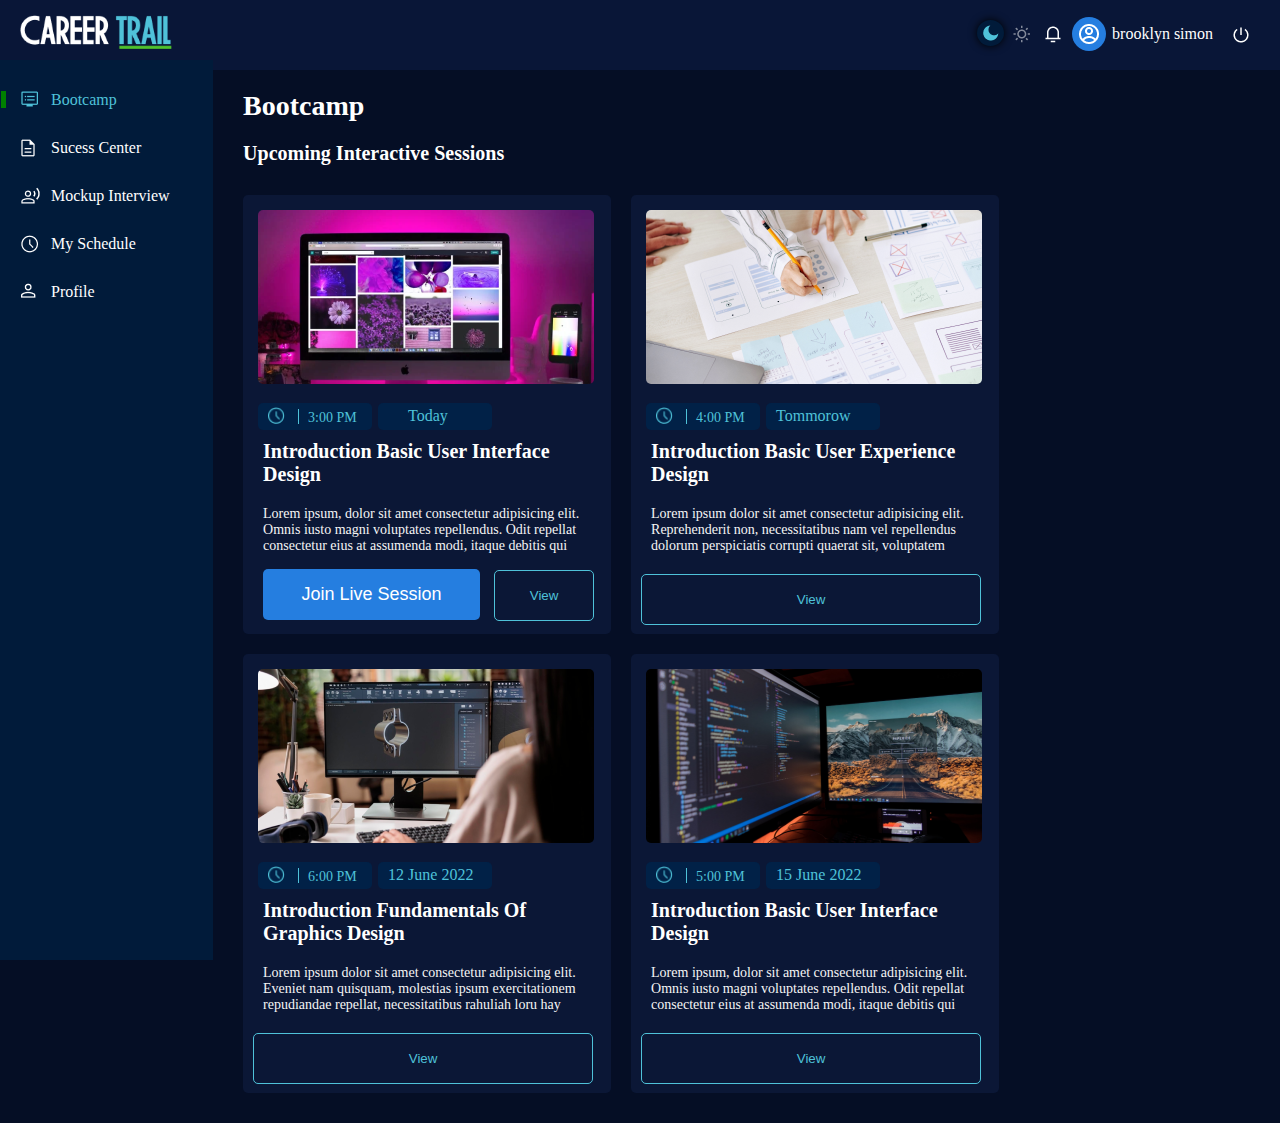
<file: bootcamp/index.html>
<!DOCTYPE html>
<html>

<head>
  <meta charset="utf-8" />
  <meta name="viewport" content="initial-scale=1, width=device-width" />

  <link rel="stylesheet" href="style.css" />
  <title>carrertrail - Bootcamp</title>
</head>

<body>
  <nav>
    <img src="carrertrail.png" width="152px" class="head">
    <div class="left-nav">
      <img src="light.png" class="light">
      <img src="dark.png" class="dark">
      <img src="notify.png" class="notification">
      <img src="acc.png" class="acc">
      <a href="">brooklyn simon</a>
      <img src="shutdown.png" class="exit">
    </div>
  </nav>


  <div class="container">
    <div class="left">
      <ul>
        <li><a class="active" href="#"><img src="bootcamp icon.png"><span>Bootcamp</span></a></li>
        <li><a href="/carrer trail/succescenter"><img src="succes icon.png" alt=""><span>Sucess Center</span></a></li>
        <li><a href="/carrer trail/mockupInterview"><img src="mockup icon.png" alt=""><span>Mockup Interview</span></a></li>
        <li><a href="/carrer trail/my Schedule"><img src="myschedule icon.png" alt=""><span>My Schedule</span></a></li>
        <li><a href="/carrer trail/profilepage"><img src="profile icon.png"><span>Profile</span></a></li>
      </ul>
    </div>

    <div class="right">
      <h1>Bootcamp</h1>
      <h2>Upcoming Interactive Sessions</h2>
      <div class="box-container">
        <div class="box1">
          <img class="h1" src="img1.png" alt="">
          <div class="time1">
            <img src="watch.png">
            <div class="line"></div>
            <p>3:00 PM</p>
          </div>
          <div class="today">
            <p>Today</p>
          </div>
          <div class="footer1">
            <h1>Introduction Basic User Interface Design</h1>
            <p>Lorem ipsum, dolor sit amet consectetur adipisicing elit. Omnis iusto magni voluptates repellendus. Odit repellat consectetur eius at assumenda modi, itaque debitis qui </p>
            <button class="join">Join Live Session</button>
            <a href="/carrer trail/coursedetail"><button class="view">View</button></a>
          </div>
        </div>
        <div class="box2">
           <img class="h2" src="img2.png" alt="">
           <div class="time2">
            <img src="watch.png">
            <div class="line2"></div>
            <p>4:00 PM</p>
           </div>
           <div class="tomorrow">
            <p>Tommorow</p>
           </div>
           <div class="footer2">
            <h1>Introduction Basic User Experience Design</h1>
            <p>Lorem ipsum dolor sit amet consectetur adipisicing elit. Reprehenderit non, necessitatibus nam vel repellendus dolorum perspiciatis corrupti quaerat sit, voluptatem</p>
            <button class="view">View</button>
           </div>
        </div>
        <div class="box3">
          <img class="h3" src="img3.png" alt="">
          <div class="time3">
            <img src="watch.png">
            <div class="line3"></div>
            <p>6:00 PM</p>
          </div>
          <div class="date1">
            <p>12 June 2022</p>
          </div>
          <div class="footer3">
            <h1>Introduction Fundamentals Of Graphics Design</h1>
            <p>Lorem ipsum dolor sit amet consectetur adipisicing elit. Eveniet nam quisquam, molestias ipsum exercitationem repudiandae repellat, necessitatibus rahuliah loru hay</p>
            <button class="view">View</button>
          </div>
        </div>
        <div class="box4">
          <img class="h4" src="img4.png" alt="">
          <div class="time4">
            <img src="watch.png">
            <div class="line4"></div>
            <p>5:00 PM</p>
          </div>
          <div class="date2">
            <p>15 June 2022</p>
          </div>
          <div class="footer4">
            <h1>Introduction Basic User Interface Design</h1>
            <p>Lorem ipsum, dolor sit amet consectetur adipisicing elit. Omnis iusto magni voluptates repellendus. Odit repellat consectetur eius at assumenda modi, itaque debitis qui </p>
            <button class="view">View</button>
        </div>
        
      </div>
    </div>
</body>

</html>
</file>
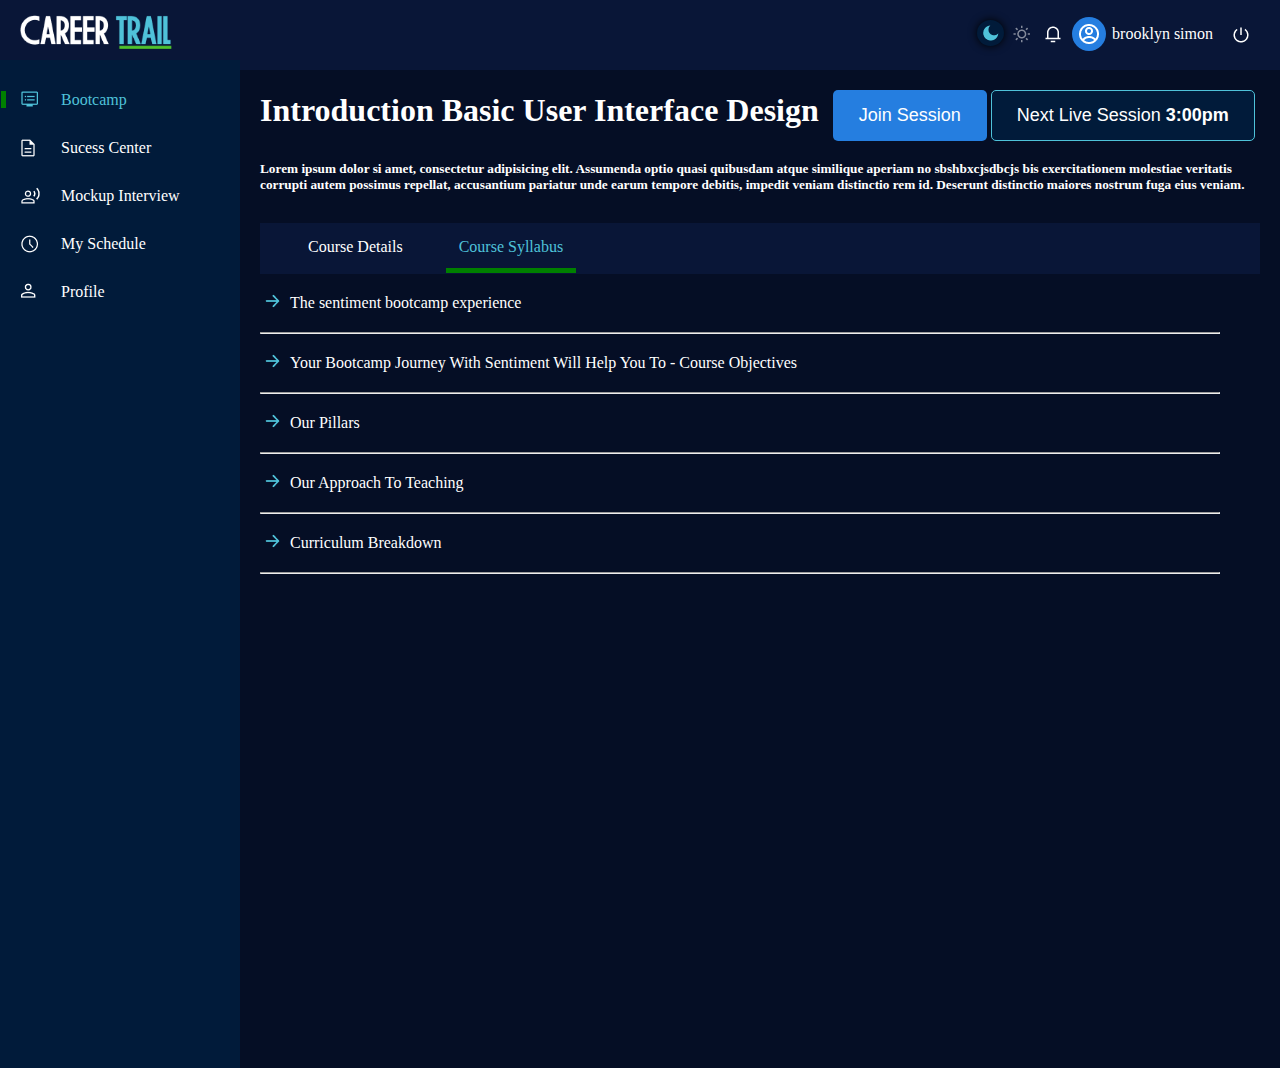
<file: course salybus/index.html>
<!DOCTYPE html>
<html lang="en">

<head>
    <meta charset="UTF-8">
    <meta name="viewport" content="width=device-width, initial-scale=1.0">
    <link rel="stylesheet" href="style.css">
    <title>carrer trail-course sallybus</title>
</head>

<body>
    <nav>
        <img src="carrertrail.png" width="152px" class="head">
        <div class="left-nav">
            <img src="light.png" class="light">
            <img src="dark.png" class="dark">
            <img src="notify.png" class="notification">
            <img src="acc.png" class="acc">
            <a href="">brooklyn simon</a>
            <img src="shutdown.png" class="exit">
        </div>
    </nav>


    <div class="container">
        <div class="left">
            <ul>
                <li><a class="active" href="#"><img src="bootcamp icon.png"><span>Bootcamp</span></a></li>
                <li><a href="/carrer trail/succescenter"><img src="succes icon.png" alt=""><span>Sucess
                            Center</span></a></li>
                <li><a href="/carrer trail/mockupInterview"><img src="mockup icon.png" alt=""><span>Mockup
                            Interview</span></a></li>
                <li><a href="/carrer trail/my Schedule"><img src="myschedule icon.png" alt=""><span>My
                            Schedule</span></a></li>
                <li><a href="/carrer trail/profilepage"><img src="profile icon.png"><span>Profile</span></a></li>
            </ul>
        </div>


        <div class="right">


            <h1>Introduction Basic User Interface Design</h1>
            <button class="join">Join Session</button>
            <button class="next">Next Live Session <b> 3:00pm</b></button>
            <h5>Lorem ipsum dolor si amet, consectetur adipisicing elit. Assumenda optio quasi quibusdam atque
                similique aperiam no sbshbxcjsdbcjs bis exercitationem molestiae veritatis corrupti autem possimus
                repellat,
                accusantium pariatur unde earum tempore debitis, impedit veniam distinctio rem id. Deserunt
                distinctio maiores nostrum fuga eius veniam.</h5>
            <div class="centerbar">
                <ul>
                    <li><a href="/carrer trail/coursedetail">Course Details</a></li>
                    <li><a class="active" href="#">Course Syllabus</a></li>
                </ul>
            </div>

            <details>
                <summary><span>The sentiment bootcamp experience</span></summary>
                <div class="detail-box">Lorem, ipsum dolor sit amet consectetur adipisicing elit. Natus nihil, tempore
                    vero enim dicta laborcdnsncjkwsncd iosam delectus magni veniam est! Deleniti pariatur accusamus
                    placeat magnam quae?</div>
            </details>
            <hr>
            <details>
                <summary><span>Your Bootcamp Journey With Sentiment Will Help You To - Course Objectives</span></summary>
                <div class="detail-box">Lorem, ipsum dolor sit amet consectetur adipisicing elit. Natus nihil, tempore
                    vero enim dicta laborisklwjdlwejd osam delectus magni veniam est! Deleniti pariatur accusamus
                    placeat magnam quae?</div>
            </details>
            <hr>
            <details>
                <summary><span>Our Pillars</span></summary>
                <div class="detail-box">Lorem, ipsum dolor sit amet consectetur adipisicing elit. Natus nihil, tempore
                    vero enim dicta laboriosedcmwlemdcld am delectus magni veniam est! Deleniti pariatur accusamus
                    placeat magnam quae?</div>
            </details>
            <hr>
            <details>
                <summary><span>Our Approach To Teaching</span></summary>
                <div class="detail-box">Lorem, ipsum dolor sit amet consectetur adipisicing elit. Natus nihil, tempore
                    vero enim dicta laboriosam desnxlaksnxlasnx lectus magni veniam est! Deleniti pariatur accusamus
                    placeat magnam quae?</div>
            </details>
            <hr>
            <details>
                <summary><span>Curriculum Breakdown</span></summary>
                <div class="detail-box">Lorem, ipsum dolor sit amet consectetur adipisicing elit. Natus nihil, tempore
                    vero enim dicta laboriosam delecaxsnasnxax tus magni veniam est! Deleniti pariatur accusamus placeat
                    magnam quae?</div>
            </details>
            <hr>
        </div>


    </div>
</body>

</html>
</file>
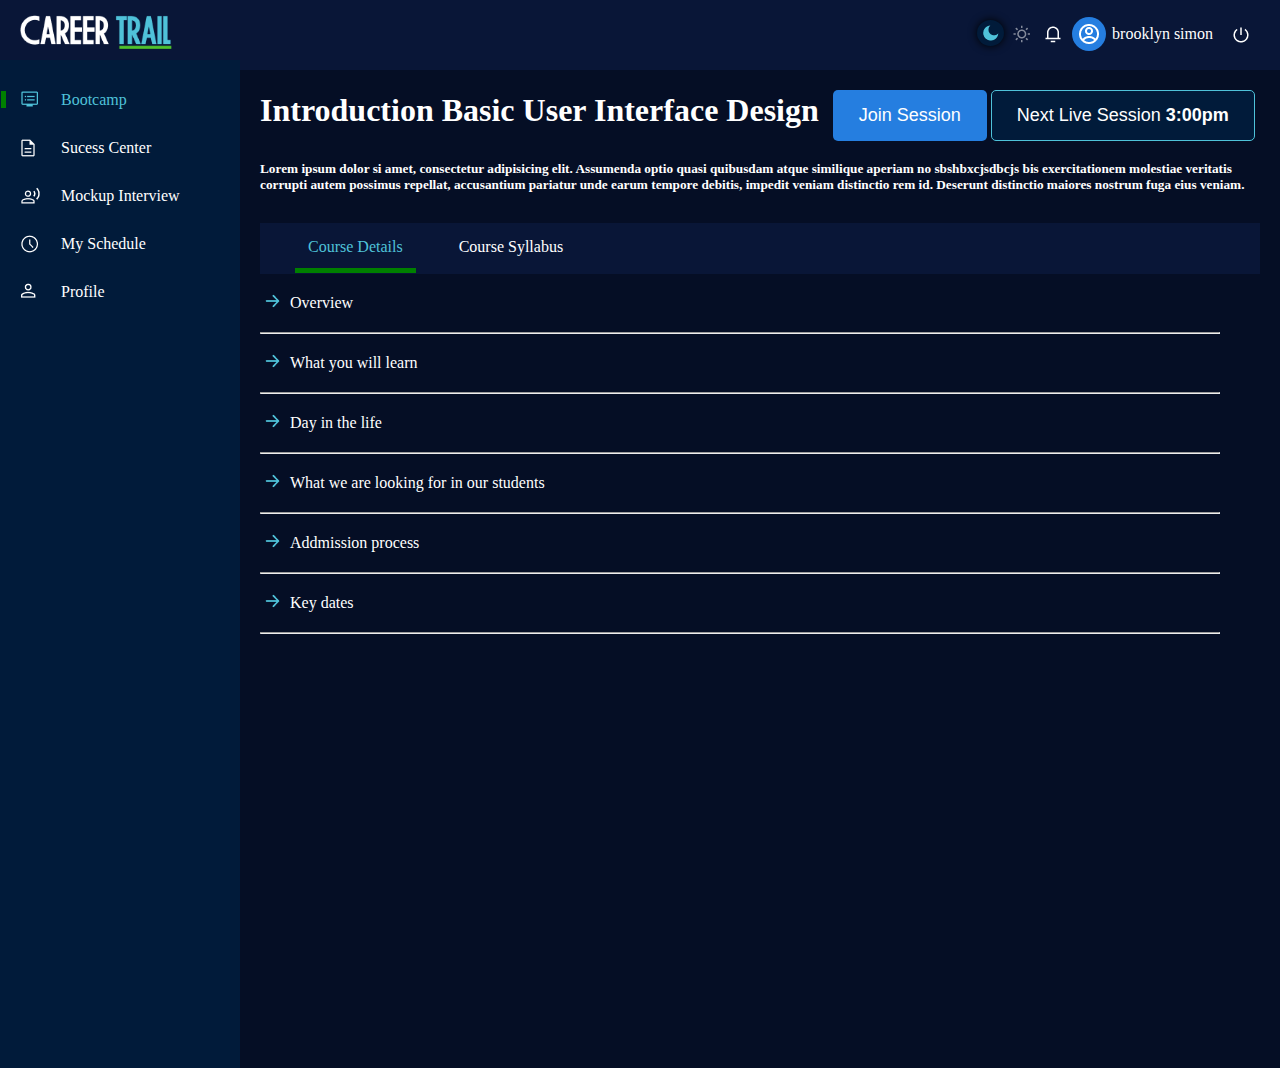
<file: coursedetail/index.html>
<!DOCTYPE html>
<html lang="en">

<head>
    <meta charset="UTF-8">
    <meta name="viewport" content="width=device-width, initial-scale=1.0">
    <title>carrertrail-courserdetail</title>
    <link rel="stylesheet" href="style.css">
</head>

<body>
    <nav>
        <img src="carrertrail.png" width="152px" class="head">
        <div class="left-nav">
          <img src="light.png" class="light">
          <img src="dark.png" class="dark">
          <img src="notify.png" class="notification">
          <img src="acc.png" class="acc">
          <a href="">brooklyn simon</a>
          <img src="shutdown.png" class="exit">
        </div>
      </nav>
    
    
      <div class="container">
        <div class="left">
          <ul>
            <li><a class="active" href="/carrer trail/bootcamp"><img src="bootcamp icon.png"><span>Bootcamp</span></a></li>
            <li><a href="/carrer trail/succescenter"><img src="succes icon.png" alt=""><span>Sucess Center</span></a></li>
            <li><a href="/carrer trail/mockupInterview"><img src="mockup icon.png" alt=""><span>Mockup Interview</span></a></li>
            <li><a href="/carrer trail/my Schedule"><img src="myschedule icon.png" alt=""><span>My Schedule</span></a></li>
            <li><a href="/carrer trail/profilepage"><img src="profile icon.png"><span>Profile</span></a></li>
          </ul>
        </div>
        

        <div class="right">

                <h1>Introduction Basic User Interface Design</h1>
                <button class="join">Join Session</button>
                <button class="next">Next Live Session  <b> 3:00pm</b></button>
                <h5>Lorem ipsum dolor si amet, consectetur adipisicing elit. Assumenda optio quasi quibusdam atque
                    similique aperiam no sbshbxcjsdbcjs bis exercitationem molestiae veritatis corrupti autem possimus repellat,
                    accusantium pariatur unde earum tempore debitis, impedit veniam distinctio rem id. Deserunt
                    distinctio maiores nostrum fuga eius veniam.</h5>
                <div class="centerbar">
                    <ul>
                        <li><a class="active" href="#">Course Details</a></li>
                        <li><a href="/carrer trail/course salybus">Course Syllabus</a></li>
                    </ul>
                </div>

                <details>
                    <summary><span>Overview</span></summary>
                    <div class="detail-box">Lorem, ipsum dolor sit amet consectetur adipisicing elit. Natus nihil, tempore vero enim dicta laborcdnsncjkwsncd iosam delectus magni veniam est! Deleniti pariatur accusamus placeat magnam quae?</div>
                </details>
                <hr>
                <details>
                    <summary><span>What you will learn</span></summary>
                    <div class="detail-box">Lorem, ipsum dolor sit amet consectetur adipisicing elit. Natus nihil, tempore vero enim dicta laborisklwjdlwejd osam delectus magni veniam est! Deleniti pariatur accusamus placeat magnam quae?</div>
                </details>
                <hr>
                <details>
                    <summary><span>Day in the life</span></summary>
                    <div class="detail-box">Lorem, ipsum dolor sit amet consectetur adipisicing elit. Natus nihil, tempore vero enim dicta laboriosedcmwlemdcld am delectus magni veniam est! Deleniti pariatur accusamus placeat magnam quae?</div>
                </details>
                <hr>
                <details>
                    <summary><span>What we are looking for in our students</span></summary>
                    <div class="detail-box">Lorem, ipsum dolor sit amet consectetur adipisicing elit. Natus nihil, tempore vero enim dicta laboriosam desnxlaksnxlasnx lectus magni veniam est! Deleniti pariatur accusamus placeat magnam quae?</div>
                </details>
                <hr>
                <details>
                    <summary><span>Addmission process</span></summary>
                    <div class="detail-box">Lorem, ipsum dolor sit amet consectetur adipisicing elit. Natus nihil, tempore vero enim dicta laboriosam delecaxsnasnxax tus magni veniam est! Deleniti pariatur accusamus placeat magnam quae?</div>
                </details>
                <hr>
                <details>
                    <summary><span>Key dates</span></summary>
                    <div class="detail-box">Lorem, ipsum dolor sit amet consectetur adipisicing elit. Natus nihil, tempore vero enim dicta laboriosam delectaxnanxwnsx us magni veniam est! Deleniti pariatur accusamus placeat magnam quae?</div>
                </details>
                <hr>
        </div>
    </div>
</body>

</html>
</file>
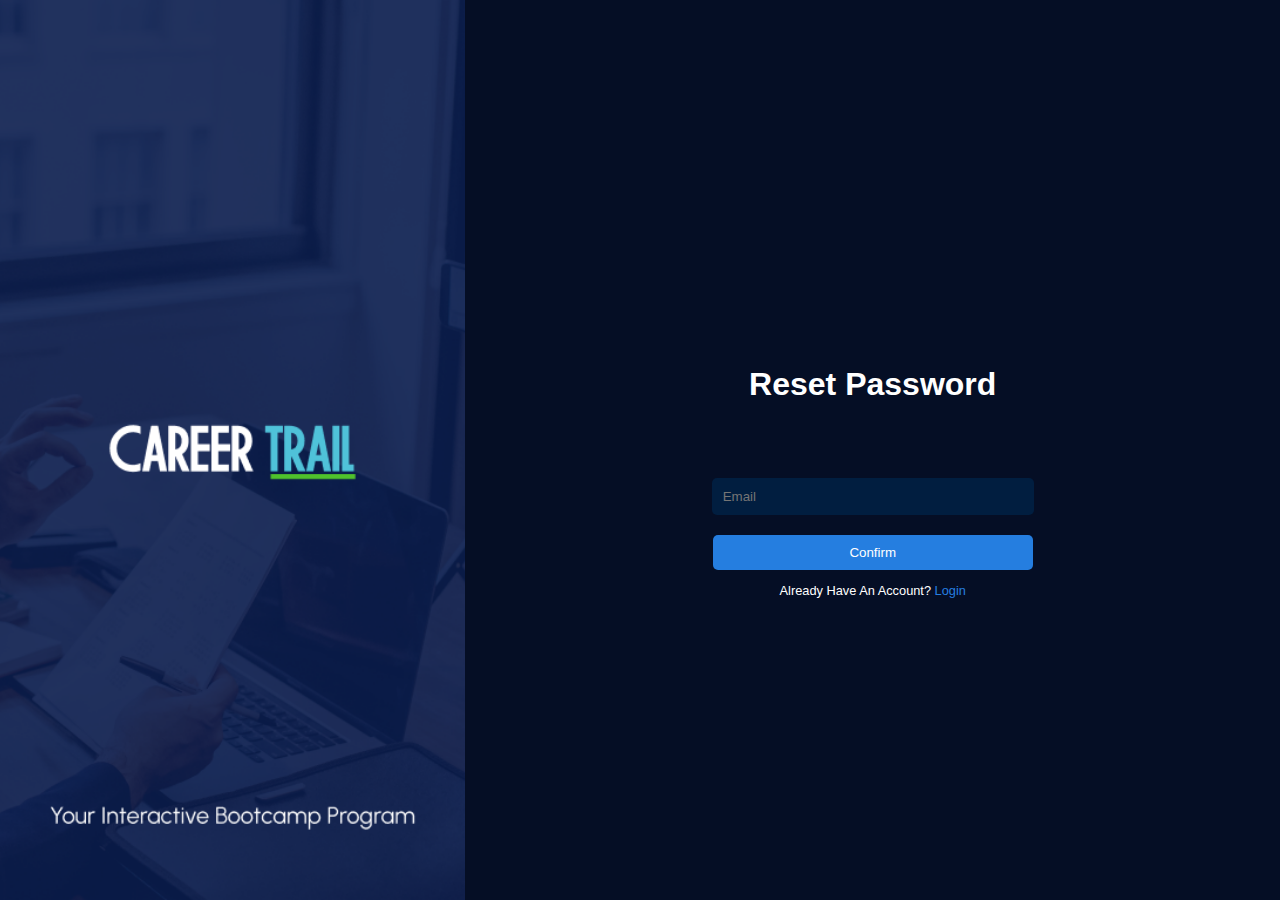
<file: forgetpage/index.html>
<!DOCTYPE html>
<html lang="en">
<head>
    <meta charset="UTF-8">
    <meta name="viewport" content="width=device-width, initial-scale=1.0">
    <link rel="stylesheet" href="style.css">
    <title>carrer trail - reset password</title>
</head>
<body>
    <div class="container">
        <div class="box1">
            
        </div>
        <div class="box2">
            <img class="logo" src="carrertrail.png">
            <div class="form">
                <form action="#" class="FORM">
                    <h2 class="heading">Reset Password</h2>
                    <input type="email" placeholder="Email" class="email"><br>
                    <button type="submit" class="btn">Confirm</button>
                    <p>Already Have An Account? <a href="/carrer trail/loginpage" class="register">Login</a></p>
                </form>
                <img class="foot" src="Your Interactive Bootcamp Program.png" width="100%" height="20px">
            </div>
        </div>
    </div>
</body>
</html>
</file>
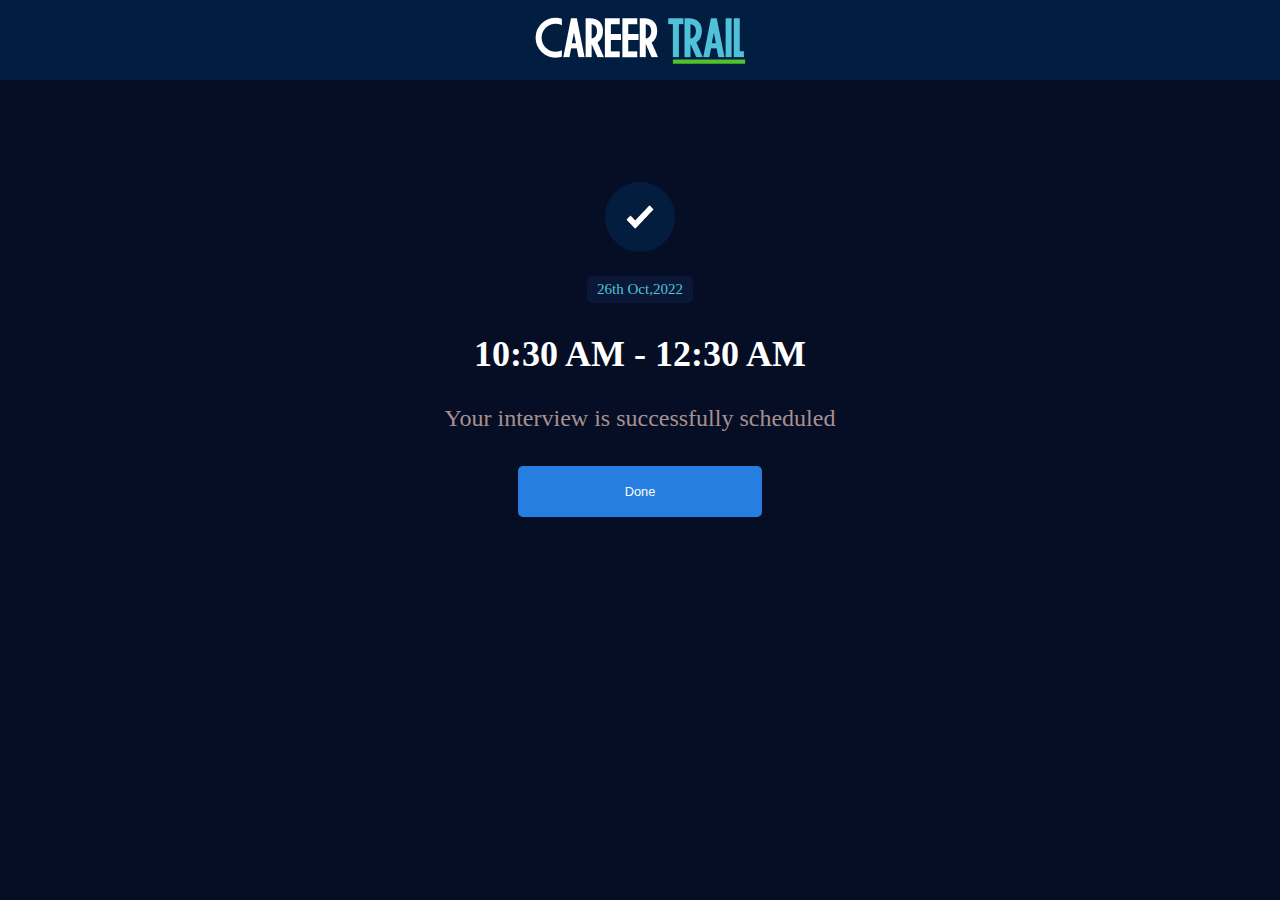
<file: interview schedule/index.html>
<!DOCTYPE html>
<html lang="en">
<head>
    <meta charset="UTF-8">
    <meta name="viewport" content="width=device-width, initial-scale=1.0">
    <link rel="stylesheet" href="style.css">
    <title>career trail - interview schedule</title>
</head>
<body>
    <nav class="navbar">
        <img class="heading" src="carrertrail.png">
    </nav>
    <div class="bottom">
    <img class="tick" src="tick.png" height="70px" width="70px"><br>
    <div class="date">26th Oct,2022</div>
    <h2 class="text">10:30 AM - 12:30 AM</h2>
    <p>Your interview is successfully scheduled</p>
    <a href="/carrer trail/pleasewait"><button class="ok">Done</button></a>
    </div>
</body>
</html>
</file>
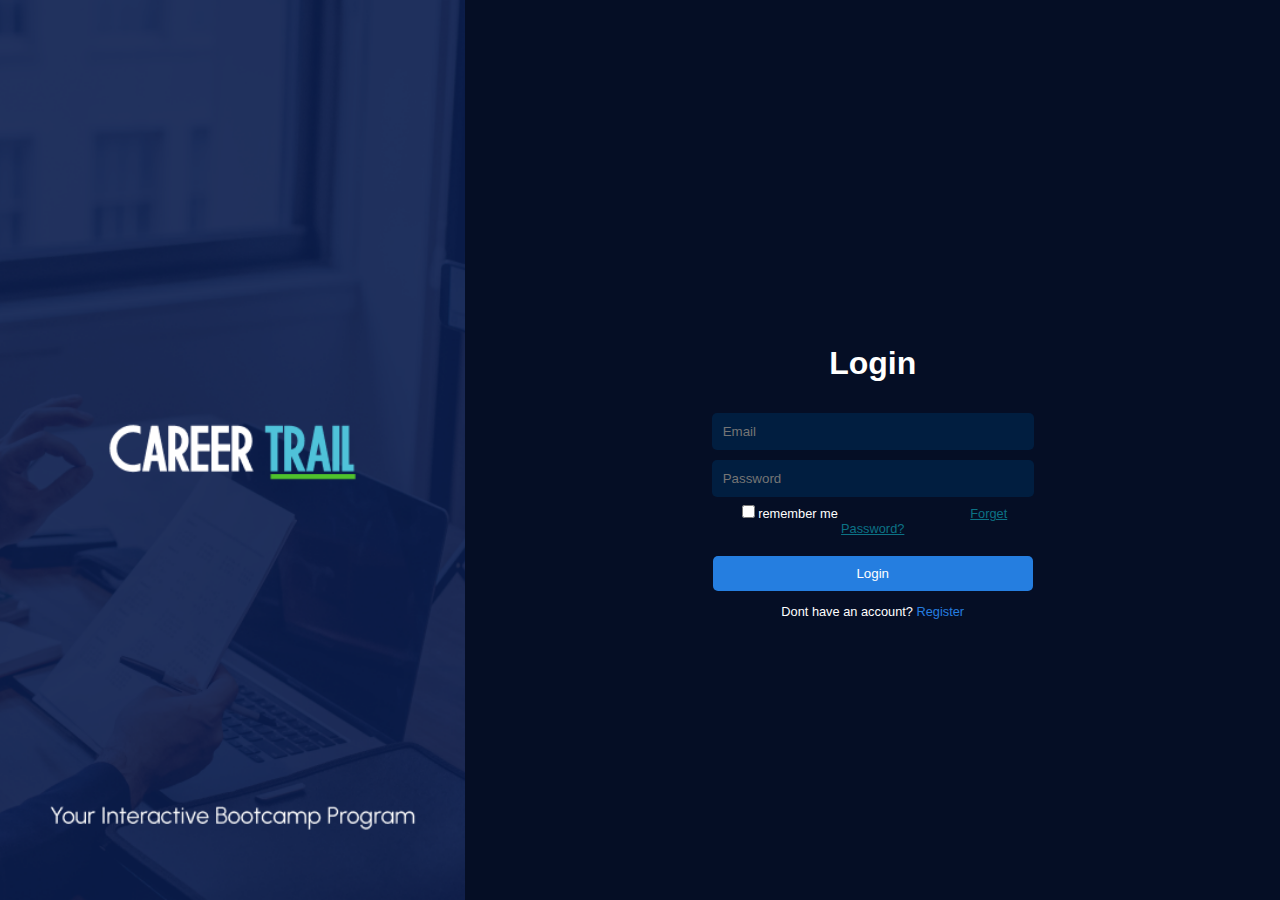
<file: loginpage/index.html>
<!DOCTYPE html>
<html lang="en">
<head>
    <meta charset="UTF-8">
    <meta name="viewport" content="width=device-width, initial-scale=1.0">
    <link rel="stylesheet" href="style.css">
    <title>career trail - login</title>
</head>
<body>
    <div class="container">
        <div class="box1">
            
        </div>
        <div class="box2">
            <img class="logo" src="carrertrail.png">
            <div class="form">
                <form action="#" class="FORM">
                    <h2 class="heading">Login</h2>
                    <input type="email" placeholder="Email" class="email"><br>
                    <input type="password" placeholder="Password" class="password"><br>
                    <div class="remember">
                        <input type="checkbox" class="checkbox">remember me
                        <a href="/carrer trail/forgetpage">Forget Password?</a>
                    </div>
                    <button  class="btn"><a href="/carrer trail/profilepage">Login</a></button>
                    <p>Dont have an account? <a href="/carrer trail/registerpage" class="register">Register</a></p>
                </form>
                <img class="foot" src="Your Interactive Bootcamp Program.png" width="100%" height="20px">
            </div>
        </div>
    </div>
</body>
</html>
</file>
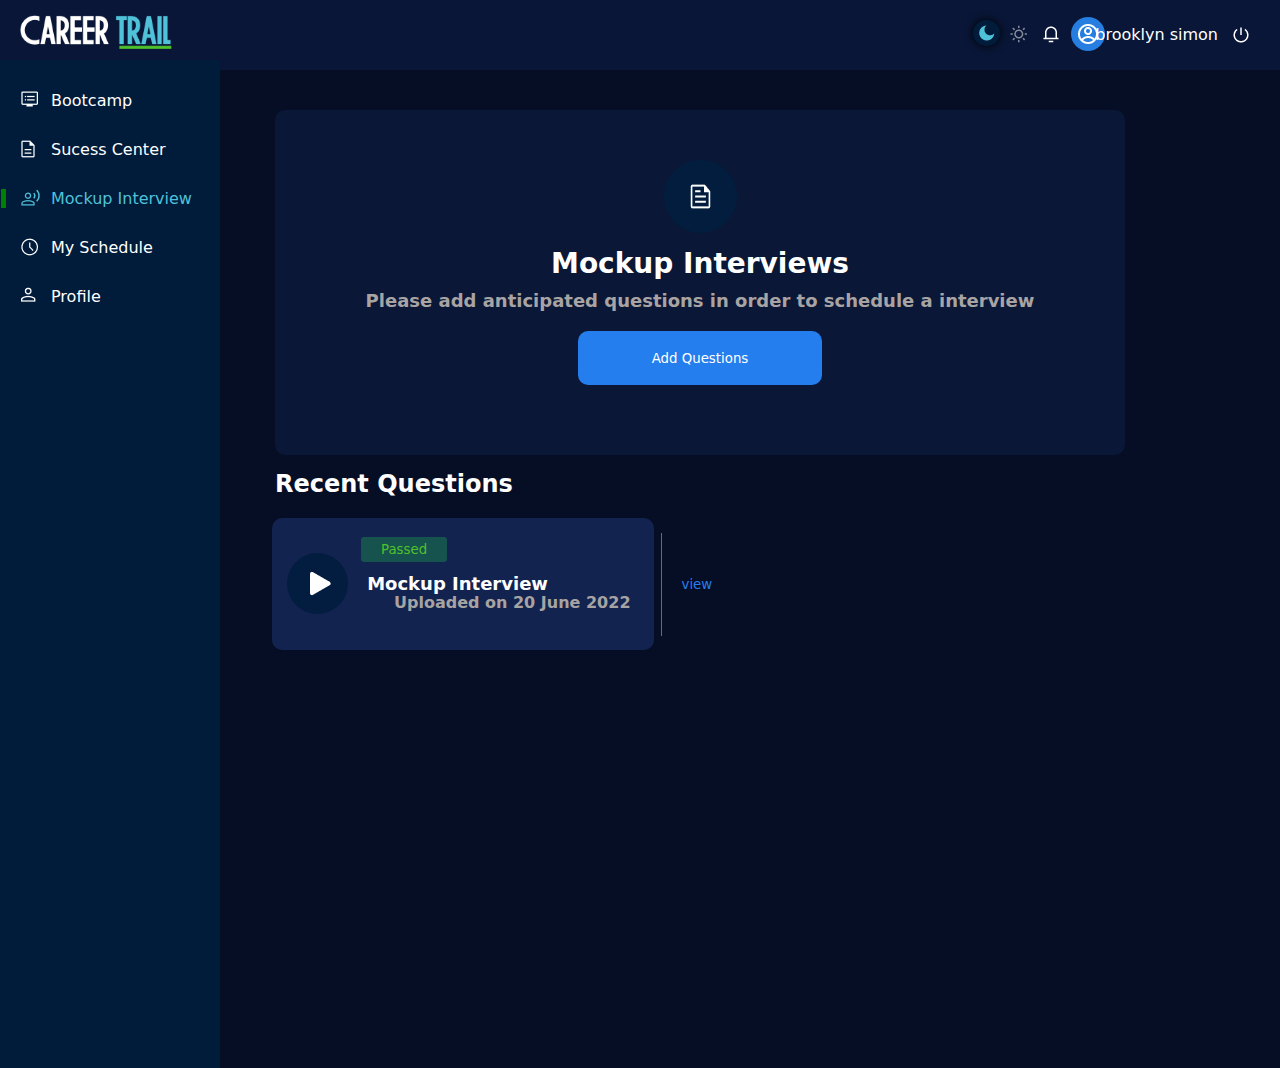
<file: mockupInterview/index.html>
<!DOCTYPE html>
<html lang="en">

<head>
    <meta charset="UTF-8">
    <meta name="viewport" content="width=device-width, initial-scale=1.0">
    <link rel="stylesheet" href="style.css">
    <title>carrertrail-Mockup interview</title>
</head>

<body>
    <nav>
        <img src="carrertrail.png" width="152px" class="head">
        <div class="left-nav">
          <img src="light.png" class="light">
          <img src="dark.png" class="dark">
          <img src="notify.png" class="notification">
          <img src="acc.png" class="acc">
          <a href="">brooklyn simon</a>
          <img src="shutdown.png" class="exit">
        </div>
      </nav>
    
    
      <div class="container">
        <div class="left">
          <ul>
            <li><a href="/carrer trail/bootcamp"><img src="bootcamp no active.png"><span>Bootcamp</span></a></li>
            <li><a href="/carrer trail/succescenter"><img src="succes icon.png" alt=""><span>Sucess Center</span></a></li>
            <li><a class="active" href="#"><img src="mockup active.png" alt=""><span>Mockup Interview</span></a></li>
            <li><a href="/carrer trail/my Schedule"><img src="myschedule icon.png" alt=""><span>My Schedule</span></a></li>
            <li><a href="/carrer trail/profilepage"><img src="profile icon.png"><span>Profile</span></a></li>
          </ul>
        </div>


        <div class="right">
        <div class="right">
            <div class="box-1">
                <img src="quest.png" alt="">
                <h1>Mockup Interviews</h1>
                <h6>Please add anticipated questions in order to schedule a interview</h6>
                <button class="add-questions"><a href="/carrer trail/questions">Add Questions</a></button>
            </div>
            <h2 class="recent">Recent Questions</h2>
            <div class="box-2">
                <img src="video.png" alt="">
                <div class="passed"></div><button class="pass">Passed</button>
                <h5>Mockup Interview</h5>
                <h6>Uploaded on 20 June 2022</h6>
                <div class="line"></div>
                <button class="view">view</button>
            </div>
            </div>
        </div>
</body>

</html>
</file>
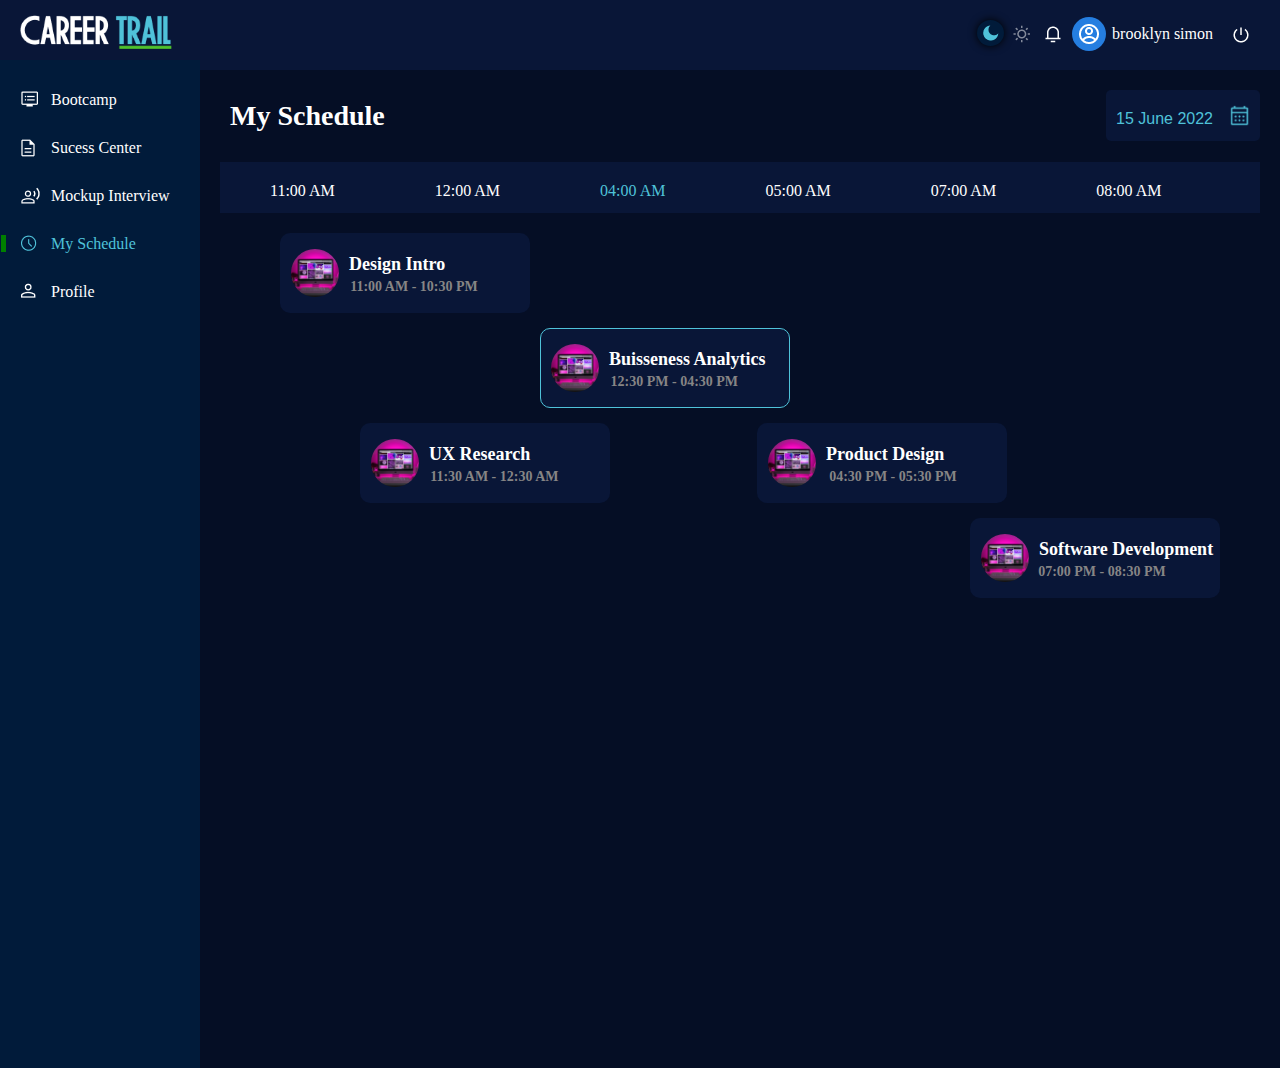
<file: my Schedule/index.html>
<!DOCTYPE html>
<html lang="en">
<head>
    <meta charset="UTF-8">
    <meta name="viewport" content="width=device-width, initial-scale=1.0">
    <link rel="stylesheet" href="style.css">
    <title>carrertrail - my schedule</title>
</head>
<body>
    <nav>
        <img src="carrertrail.png" width="152px" class="head">
        <div class="left-nav">
          <img src="light.png" class="light">
          <img src="dark.png" class="dark">
          <img src="notify.png" class="notification">
          <img src="acc.png" class="acc">
          <a href="">brooklyn simon</a>
          <img src="shutdown.png" class="exit">
        </div>
      </nav>
    
    
      <div class="container">
        <div class="left">
          <ul>
            <li><a href="/carrer trail/bootcamp"><img src="bootcamp no active.png"><span>Bootcamp</span></a></li>
            <li><a href="/carrer trail/succescenter"><img src="succes icon.png" alt=""><span>Sucess Center</span></a></li>
            <li><a href="/carrer trail/mockupInterview"><img src="mockup icon.png" alt=""><span>Mockup Interview</span></a></li>
            <li><a class="active" href="#"><img src="watch.png" alt=""><span>My Schedule</span></a></li>
            <li><a href="/carrer trail/profilepage"><img src="profile icon.png"><span>Profile</span></a></li>
          </ul>
        </div>


        <div class="right">
           <h1 class="my-schedule">My Schedule</h1>
           <button class="date"><p>15 June 2022</p><img src="calender.png" alt=""></button>

           <div class="centerbar">
            <ul>
                <li><p>11:00 AM</p></li>
                <li><p>12:00 AM</p></li>
                <li><p class="active">04:00 AM</p></li>
                <li><p>05:00 AM</p></li>
                <li><p>07:00 AM</p></li>
                <li><p>08:00 AM</p></li>
            </ul>
           </div>

           <div class="div-box">
            <div class="box1">
                <img src="div1.png" alt="">
                <h1>Design Intro</h1>
                <h2>11:00 AM - 10:30 PM</h2>
            </div>
            <div class="box2">
                <img src="div1.png" alt="">
                <h1>Buisseness Analytics</h1>
                <h2>12:30 PM - 04:30 PM</h2>
            </div>
            <div class="box3">
                <img src="div1.png" alt="">
                <h1>UX Research</h1>
                <h2>11:30 AM - 12:30 AM</h2>
            </div>
            <div class="box4">
                <img src="div1.png" alt="">
                <h1>Product Design</h1>
                <h2>04:30 PM - 05:30 PM</h2>
            </div>
            <div class="box5">
                <img src="div1.png" alt="">
                <h1>Software Development</h1>
                <h2>07:00 PM - 08:30 PM</h2>
            </div>
           </div>
        </div>
</body>
</html>
</file>
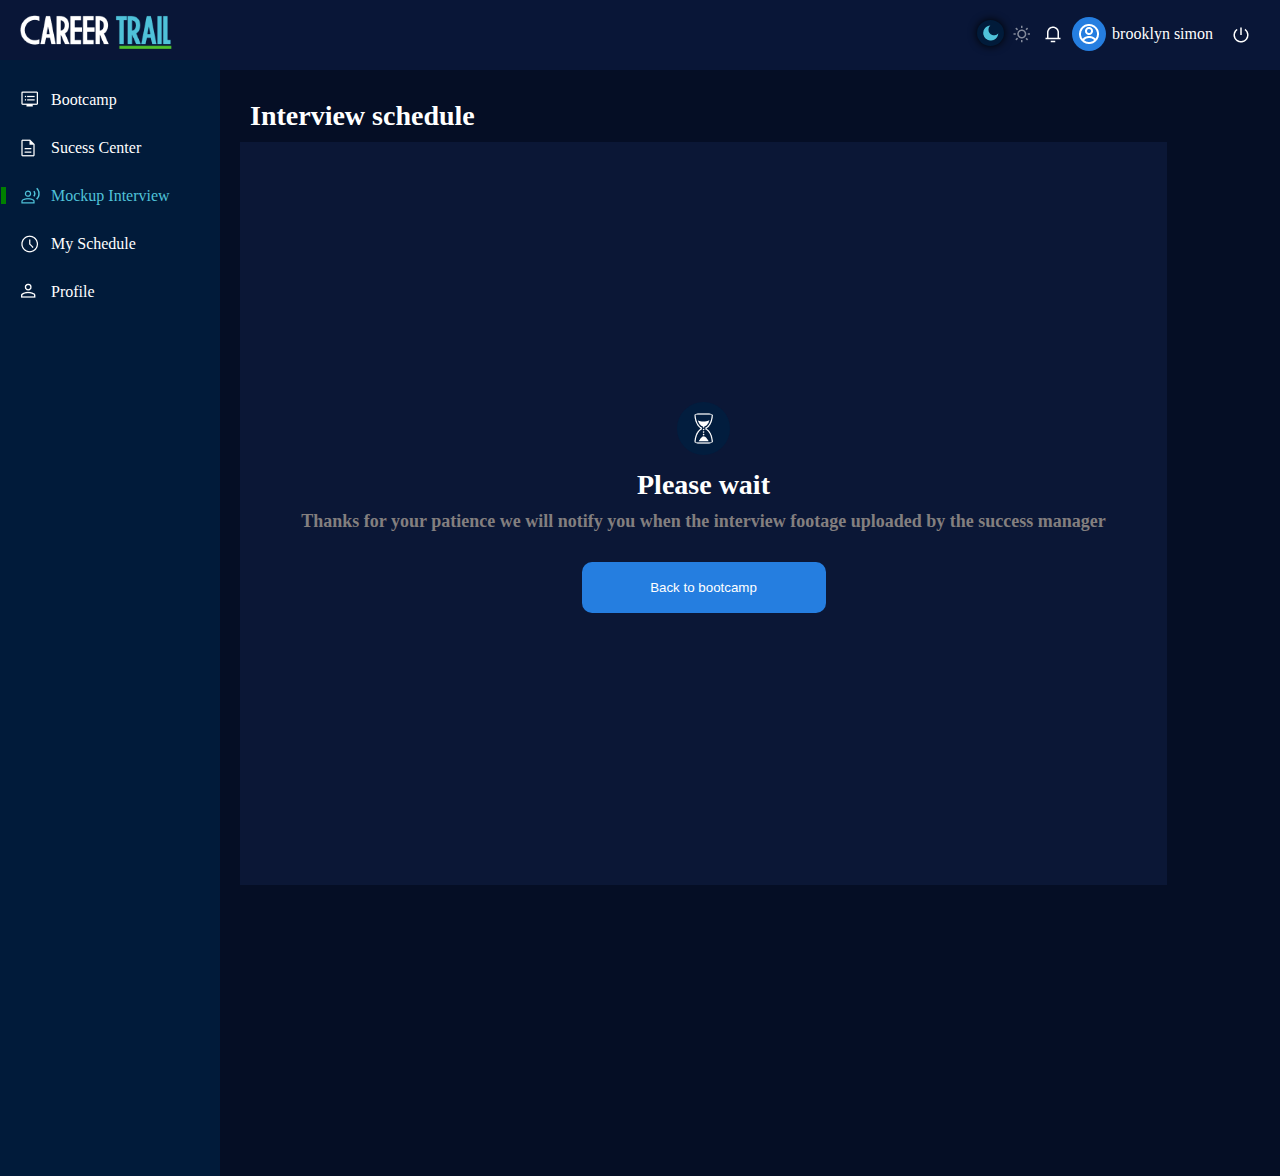
<file: pleasewait/index.html>
<!DOCTYPE html>
<html lang="en">
<head>
    <meta charset="UTF-8">
    <meta name="viewport" content="width=device-width, initial-scale=1.0">
    <link rel="stylesheet" href="style.css">
    <title>career trail - please wait</title>
</head>
<body>
    <nav>
        <img src="carrertrail.png" width="152px" class="head">
        <div class="left-nav">
          <img src="light.png" class="light">
          <img src="dark.png" class="dark">
          <img src="notify.png" class="notification">
          <img src="acc.png" class="acc">
          <a href="">brooklyn simon</a>
          <img src="shutdown.png" class="exit">
        </div>
      </nav>
    
    
      <div class="container">
        <div class="left">
          <ul>
            <li><a href="/carrer trail/bootcamp"><img src="bootcamp no active.png"><span>Bootcamp</span></a></li>
            <li><a href="/carrer trail/succescenter"><img src="succes icon.png" alt=""><span>Sucess Center</span></a></li>
            <li><a class="active" href="#"><img src="mockup active.png" alt=""><span>Mockup Interview</span></a></li>
            <li><a href="/carrer trail/my Schedule"><img src="myschedule icon.png" alt=""><span>My Schedule</span></a></li>
            <li><a href="/carrer trail/profilepage"><img src="profile icon.png"><span>Profile</span></a></li>
          </ul>
        </div>


        <div class="right">
            <h3>Interview schedule</h3>
            <div class="inner-right">
                <img src="wait.png">
                <h4>Please wait</h4>
                <h5>Thanks for your patience we will notify you when the interview footage uploaded by the success manager</h5>
                <a href="/carrer trail/bootcamp"><button class="back">Back to bootcamp</button></a>
            </div>
        </div>

</body>
</html>
</file>
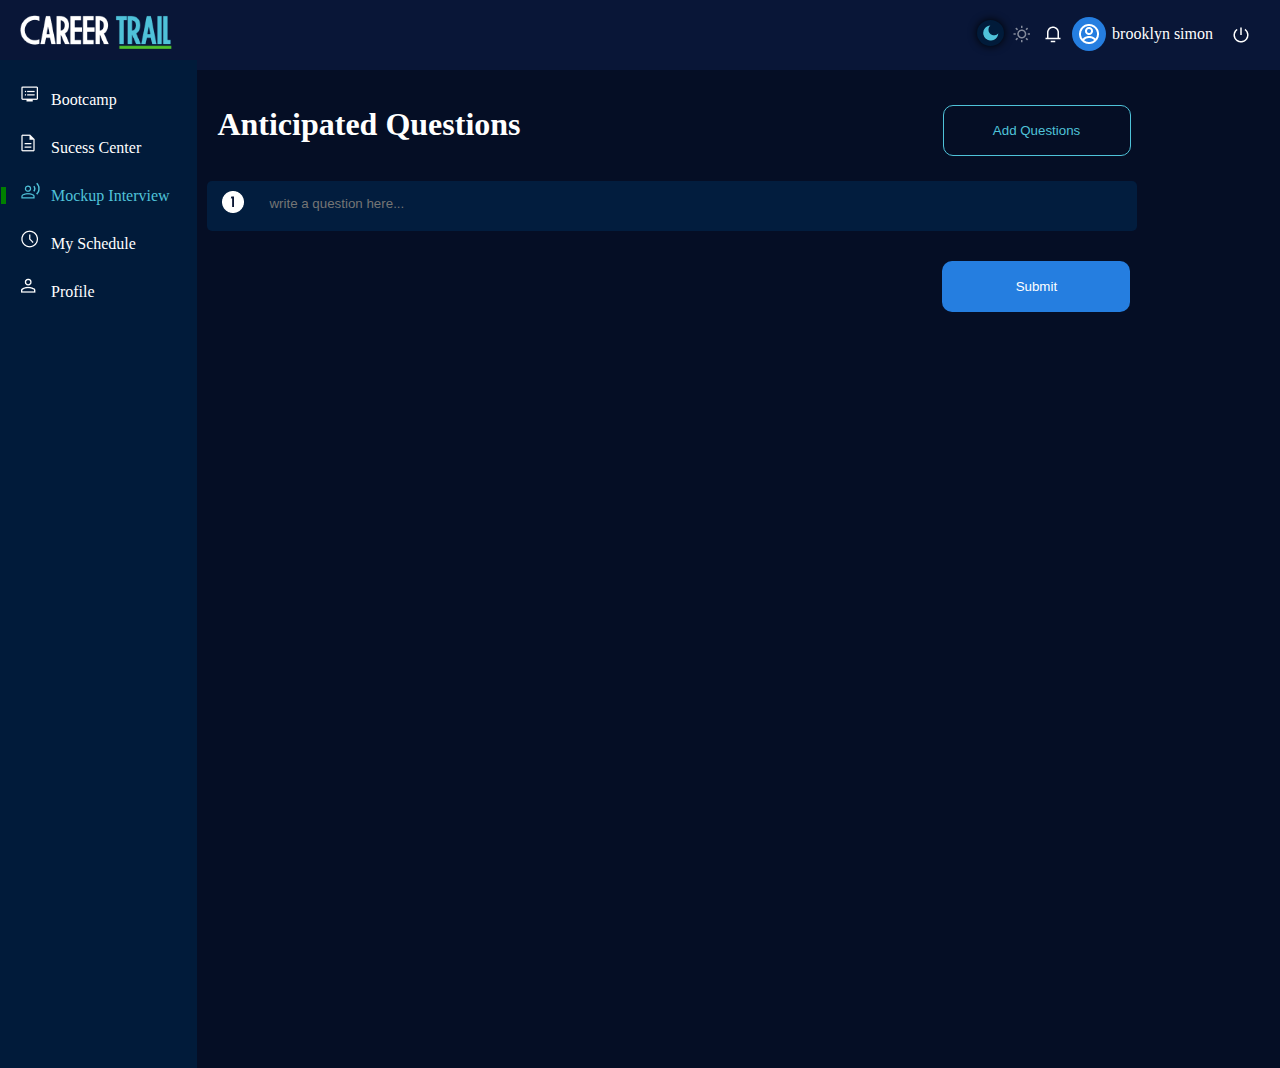
<file: questions/index.html>
<!DOCTYPE html>
<html lang="en">
<head>
    <meta charset="UTF-8">
    <meta name="viewport" content="width=device-width, initial-scale=1.0">
    <link rel="stylesheet" href="style.css">
    <title>carrer trail - questions</title>
</head>
<body>
    <nav>
        <img src="carrertrail.png" width="152px" class="head">
        <div class="left-nav">
          <img src="light.png" class="light">
          <img src="dark.png" class="dark">
          <img src="notify.png" class="notification">
          <img src="acc.png" class="acc">
          <a href="">brooklyn simon</a>
          <img src="shutdown.png" class="exit">
        </div>
      </nav>
    
    
      <div class="container">
        <div class="left">
          <ul>
            <li><a href="/carrer trail/bootcamp"><img src="bootcamp no active.png"><span>Bootcamp</span></a></li>
            <li><a href="/carrer trail/succescenter"><img src="succes icon.png" alt=""><span>Sucess Center</span></a></li>
            <li><a class="active" href="/carrer trail/mockupInterview"><img src="mockup active.png" alt=""><span>Mockup Interview</span></a></li>
            <li><a  href="/carrer trail/my Schedule/"><img src="myschedule icon.png" alt=""><span>My Schedule</span></a></li>
            <li><a href="/carrer trail/profilepage"><img src="profile icon.png"><span>Profile</span></a></li>
          </ul>
        </div>


        <div class="right">
            <h1>Anticipated Questions</h1>
            <button class="add" onclick="addTask()">Add Questions</button>
            <div class="question">
                <img src="Group 1000001074.png" alt="">
                <input type="text" placeholder="write a question here..." id="inp-box">
            </div>
            <ul id="list">
                <!-- <li>question 1</li>
                <li>question 2</li>
                <li>question 3</li> -->
            </ul>
            <a href="/carrer trail/thanks shedula"><button class="submit">Submit</button><a>
            </button>
        </div>

        <script src="script.js"></script>
</body>
</html>
</file>
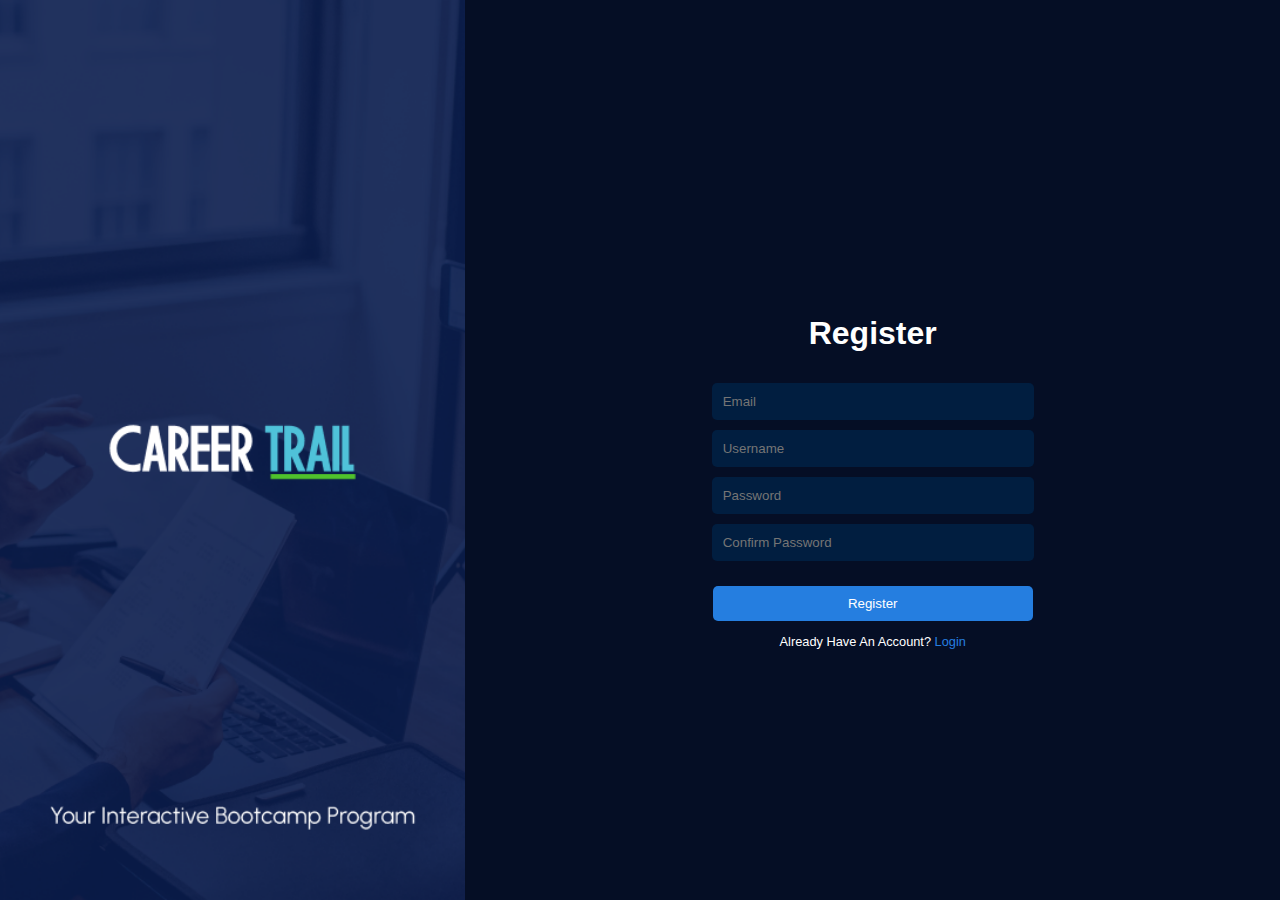
<file: registerpage/index.html>
<!DOCTYPE html>
<html lang="en">
<head>
    <meta charset="UTF-8">
    <meta name="viewport" content="width=device-width, initial-scale=1.0">
    <link rel="stylesheet" href="style.css">
    <title>carrer trail - register</title>
</head>
<body>
    <div class="container">
        <div class="box1">
            
        </div>
        <div class="box2">
            <img class="logo" src="carrertrail.png">
            <div class="form">
                <form action="#" class="FORM">
                    <h2 class="heading">Register</h2>
                    <input type="email" placeholder="Email" class="email" required><br>
                    <input type="text" placeholder="Username" class="username" required><br>
                    <input type="password" placeholder="Password" class="password" required><br>
                    <input type="password" placeholder="Confirm Password" class="password" required><br>
                    <button type="submit" class="btn"><a href="#">Register</a></button>
                    <p>Already Have An Account? <a href="/carrer trail/loginpage" class="register">Login</a></p>
                </form>
                <img class="foot" src="Your Interactive Bootcamp Program.png" width="100%" height="20px">
            </div>
        </div>
    </div>
</body>
</html>
</file>
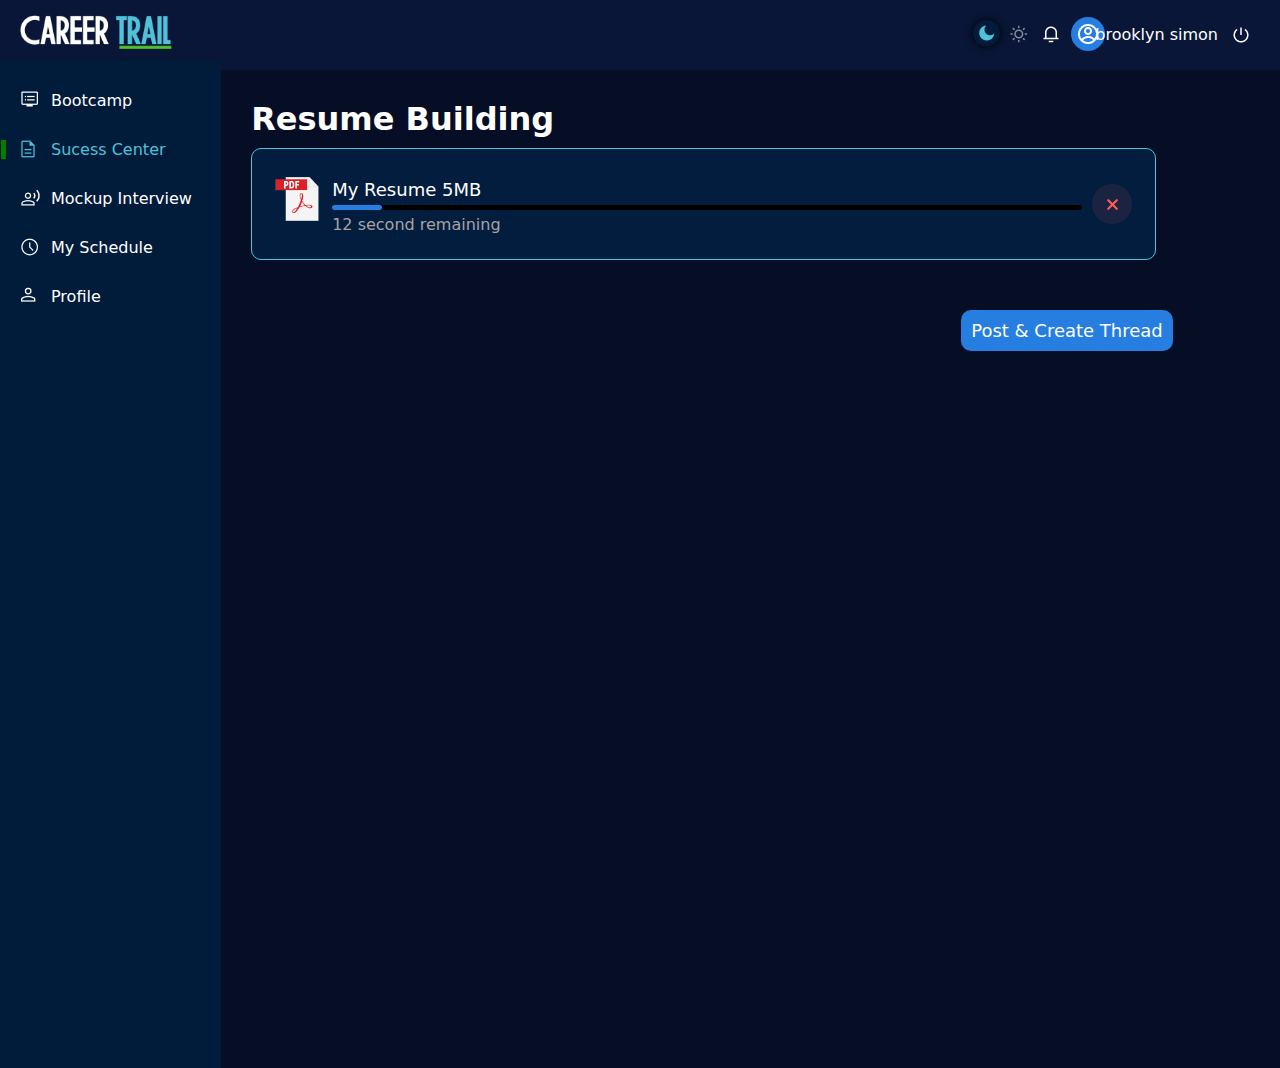
<file: resumeprogress/index.html>
<!DOCTYPE html>
<html lang="en">

<head>
    <meta charset="UTF-8">
    <meta name="viewport" content="width=device-width, initial-scale=1.0">
    <link rel="stylesheet" href="style.css">
    <title>careertrail-progress</title>
</head>

<body>
    <nav>
        <img src="carrertrail.png" width="152px" class="head">
        <div class="left-nav">
          <img src="light.png" class="light">
          <img src="dark.png" class="dark">
          <img src="notify.png" class="notification">
          <img src="acc.png" class="acc">
          <a href="">brooklyn simon</a>
          <img src="shutdown.png" class="exit">
        </div>
      </nav>
    
    
      <div class="container">
        <div class="left">
          <ul>
            <li><a href="/carrer trail/bootcamp"><img src="bootcamp no active.png"><span>Bootcamp</span></a></li>
            <li><a class="active"  href="/carrer trail/succescenter"><img src="succes active.png" alt=""><span>Sucess Center</span></a></li>
            <li><a href="/carrer trail/mockupInterview"><img src="mockup icon.png" alt=""><span>Mockup Interview</span></a></li>
            <li><a href="/carrer trail/my Schedule"><img src="myschedule icon.png" alt=""><span>My Schedule</span></a></li>
            <li><a href="/carrer trail/profilepage"><img src="profile icon.png"><span>Profile</span></a></li>
          </ul>
        </div>


        <div class="right">
            <h1>Resume Building</h1>
            <div class="progress">
                <img class="pdf" src="pdf.png" alt="">
                <label>My Resume 5MB</label>
                <div class="main-progressbar">
                    <div class="progress-bar">

                    </div>
                </div>
                <label class="time">12 second remaining</label>
                <img class="cross" src="cross.png" alt="">

            </div>
            <button class="post">Post & Create Thread</button>
        </div>
</body>

</html>
</file>
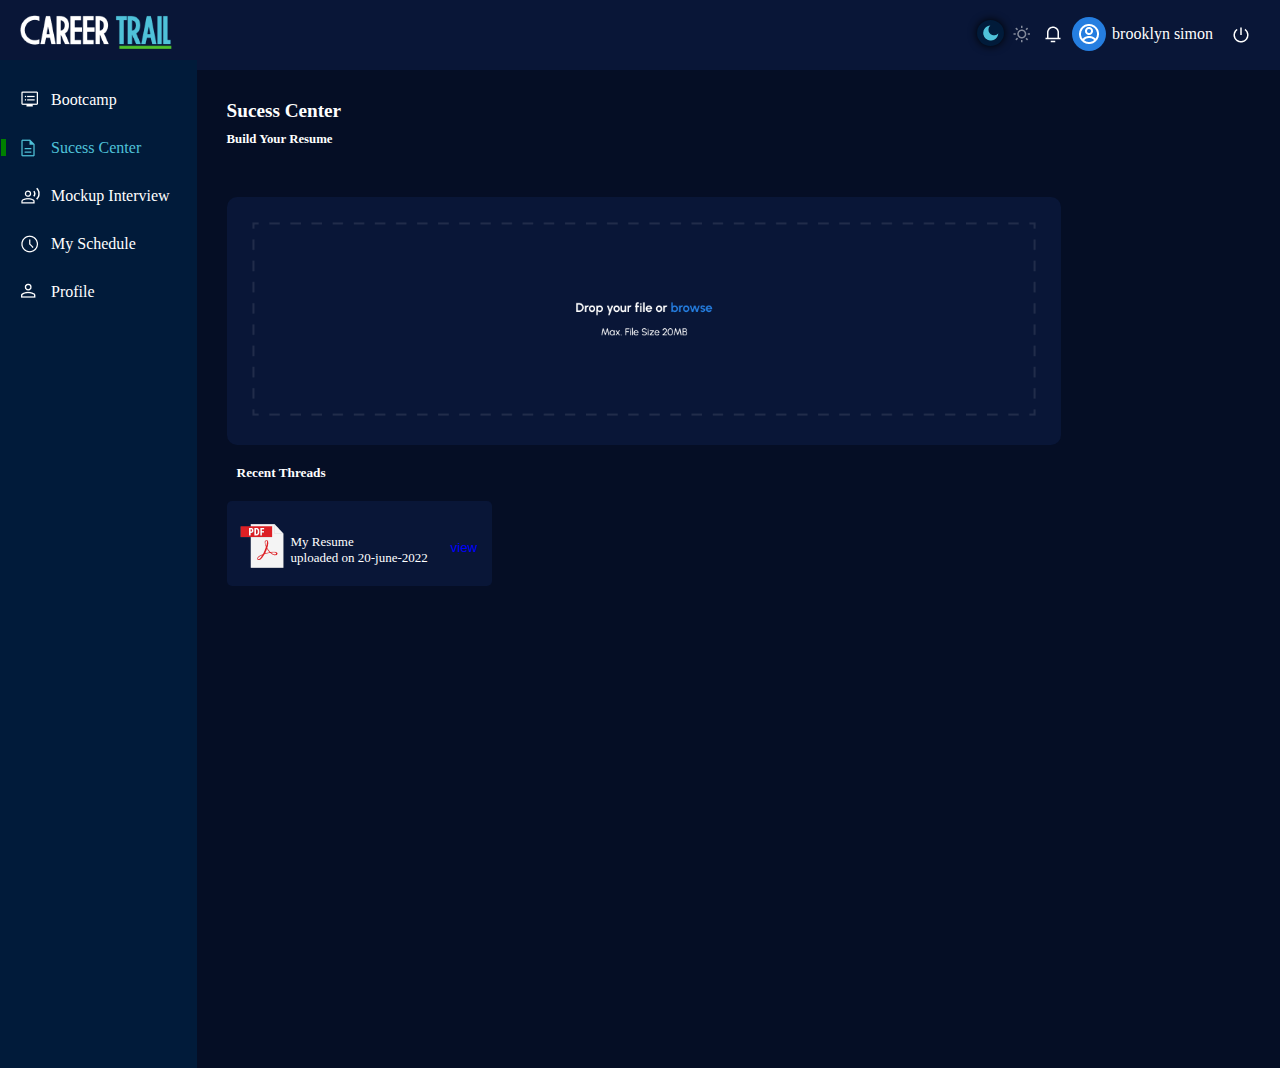
<file: succescenter/index.html>
<!DOCTYPE html>
<html lang="en">
<head>
    <meta charset="UTF-8">
    <meta name="viewport" content="width=device-width, initial-scale=1.0">
    <link rel="stylesheet" href="style.css">
    <title>carrertrail-succes center</title>
</head>
<body>
    <nav>
        <img src="carrertrail.png" width="152px" class="head">
        <div class="left-nav">
          <img src="light.png" class="light">
          <img src="dark.png" class="dark">
          <img src="notify.png" class="notification">
          <img src="acc.png" class="acc">
          <a href="">brooklyn simon</a>
          <img src="shutdown.png" class="exit">
        </div>
      </nav>
    
    
      <div class="container">
        <div class="left">
          <ul>
            <li><a href="/carrer trail/bootcamp"><img src="bootcamp no active.png"><span>Bootcamp</span></a></li>
            <li><a class="active" href="/carrer trail/succescenter"><img src="succes active.png" alt=""><span>Sucess Center</span></a></li>
            <li><a href="/carrer trail/mockupInterview"><img src="mockup icon.png" alt=""><span>Mockup Interview</span></a></li>
            <li><a  href="/carrer trail/my Schedule/"><img src="myschedule icon.png" alt=""><span>My Schedule</span></a></li>
            <li><a href="/carrer trail/profilepage"><img src="profile icon.png"><span>Profile</span></a></li>
          </ul>
        </div>
        <div class="right">
            <h1 class="sucess">Sucess Center</h1>
            <h2 class="sucess-2">Build Your Resume</h2>
            <div class="main-file-box">
                <input type="file" name="file" id="file" hidden>
                <img class="upload" src="line.png" alt="">
            </div>
            <div class="file-wrapper">
                <h5>Recent Threads</h5>
                <div class="file-box">
                    <img src="pdf.png" alt="">
                    <label>My Resume <br> uploaded on 20-june-2022</label>
                    <button class="view-btn">view</button>
                </div>
            </div>
        </div>
    </div>

    <script src="script.js"></script>
</body>
</html>
</file>
<file: bootcamp/style.css>
* {
  padding: 0;
  margin: 0;
  box-sizing: border-box;
}

nav {
  background: #091637;
  width: 100wh;
  height: 70px;
}

body {
  background: #050E25;
  overflow-y: scroll;
}

.logo {
  color: white;
  position: absolute;
  top: 21px;
  left: 5px;
  display: none;
}

.head {
  margin: 10px 20px;
}

.search-logo {
  margin: 22px 9px;
}

.search {
  position: absolute;
  top: 22px;
  background: transparent;
  color: white;
  border: none;
  outline: none;
  width: 80px;
}

.left-nav {
  display: inline;
  float: right;
}

.light {
  margin: 20px 4px;
  cursor: pointer;
  padding: 4px;
  background: #011B3A;
  border-radius: 100%;
  box-shadow: 0 0 9px 0px black;
}

.dark {
  margin: 23px 0px;
  cursor: pointer;
}

.notification {
  margin-block: 23px;
  margin-left: 9px;
  cursor: pointer;

}

.acc {
  padding: 5px;
  background: #257EE0;
  border-radius: 100%;
  margin: 15px 6px;
  margin-right: 100px;
  cursor: pointer;
}

nav a {
  color: white;
  text-decoration: none;
  margin: 10px 10px;
  position: absolute;
  background: transparent;
  top: 15px;
  right: 57px;
  cursor: pointer;
}

.exit {
  margin: 22px;
  margin-right: 30px;
  cursor: pointer;
}

.left {
  background: #011B3A;
  width: 322px;
  height: 100vh;
  margin-top: -10px;
  display: inline-flex;
}

.left ul {
  padding: 1px;
}

.left ul li {
  list-style: none;
  margin-top: 30px;
}

.left ul li a {
  font-size: 1rem;
  padding-left: 45px;
  text-decoration: none;
  color: white;
  border-left: 5px solid transparent;
}

.left ul li img {
  margin-left: 24px;
}

.left ul li .active {
  border-left: 5px solid green;
  color: #4FC2D9;

}

.left ul li a:hover {
  border-left: 5px solid green;
  color: #4FC2D9;
}

.left ul li img {
  margin-right: 10px;
  margin-left: -30px;
  position: absolute;
}

.container {
  display: flex;
}
.right{
  padding: 20px;
}
.right h1{
  color: white;
  font-size: 28px;
  margin-left: 10px;
}
.right h2{
  color: white;
  font-size: 20px;
  margin-top: 20px;
  margin-left: 10px;
}
.box-container{
  display: flex;
  flex-wrap: wrap;
  margin-top: 20px;
}
.box1{
  display: inline-block;
  width: 368px;
  height: 439px;
  background: #0B1736;
  margin: 10px;
  border-radius: 5px;
}
.box1 img{
  width: 336px;
  height: 174px;
  margin: 15px;
  border-radius: 5px;
}
.time1{
  width: 114px;
  height: 27px;
  background: #012147;
  border-radius: 5px;
  margin-left: 15px;
  color: #4FC2D9;
}
.time1 img{
  width: 17px;
  height: 17px;
  margin-left: 10px;
  margin-top: 4px;
}
.time1 .line{
  width: 1px;
  height: 15px;
  margin-left: 40px;
  margin-top: -34px;
  background: #4FC2D9;
}
.time1 p{
  margin-left: 50px;
  margin-top: -14px;
  font-size: 14px;
}
.today{
  width: 114px;
  height: 27px;
  background: #012147;
  border-radius: 5px;
  color: #4FC2D9;
  margin-left: 135px;
  margin-top: -27px;
}
.today p{
  display: inline-block;
  margin-left: 30px;
  margin-top: 4px;
}
.footer1{
  margin: 10px;
}
.footer1 h1{
  font-size: 20px;
}
.footer1 p{
  color: whitesmoke;
  font-size: 14px;
  margin-top: 20px;
  margin-left: 10px;
}
.footer1 .join{
  color: white;
  background: #257EE0;
  width: 217px;
  height: 51px;
  border: 0;
  outline: none;
  border-radius: 5px;
  font-size: 18px;
  margin: 15px 10px;
  cursor: pointer;
}
.footer1 .view{
  border: 1px solid #4FC2D9;
  border-radius: 5px;
  color: #4FC2D9;
  width: 100px;
  height: 51px;
  background: transparent;
  cursor: pointer;
}
.box2{
  display: inline-block;
  width: 368px;
  height: 439px;
  background: #0B1736;
  margin: 10px;
  border-radius: 5px;
}
.box2 img{
  width: 336px;
  height: 174px;
  margin: 15px;
  border-radius: 5px;
}
.time2{
  width: 114px;
  height: 27px;
  background: #012147;
  border-radius: 5px;
  margin-left: 15px;
  color: #4FC2D9;
}
.time2 img{
  width: 17px;
  height: 17px;
  margin-left: 10px;
  margin-top: 4px;
}
.time2 .line2{
  width: 1px;
  height: 15px;
  margin-left: 40px;
  margin-top: -34px;
  background: #4FC2D9;
}
.time2 p{
  margin-left: 50px;
  margin-top: -14px;
  font-size: 14px;
}
.tomorrow{
  width: 114px;
  height: 27px;
  background: #012147;
  border-radius: 5px;
  color: #4FC2D9;
  margin-left: 135px;
  margin-top: -27px;
}
.tomorrow p{
  display: inline-block;
  margin-left: 10px;
  margin-top: 4px;
}
.footer2{
  margin: 10px;
}
.footer2 h1{
  font-size: 20px;
}
.footer2 p{
  color: whitesmoke;
  font-size: 14px;
  margin-top: 20px;
  margin-left: 10px;
}
.footer2 .view{
  border: 1px solid #4FC2D9;
  border-radius: 5px;
  color: #4FC2D9;
  width: 340px;
  margin-top: 20px;
  height: 51px;
  background: transparent;
  cursor: pointer;

}
.box3{
  display: inline-block;
  width: 368px;
  height: 439px;
  background: #0B1736;
  margin: 10px;
  border-radius: 5px;
}
.box3 img{
  width: 336px;
  height: 174px;
  margin: 15px;
  border-radius: 5px;
}
.time3{
  width: 114px;
  height: 27px;
  background: #012147;
  border-radius: 5px;
  margin-left: 15px;
  color: #4FC2D9;
}
.time3 img{
  width: 17px;
  height: 17px;
  margin-left: 10px;
  margin-top: 4px;
}
.time3 .line3{
  width: 1px;
  height: 15px;
  margin-left: 40px;
  margin-top: -34px;
  background: #4FC2D9;
}
.time3 p{
  margin-left: 50px;
  margin-top: -14px;
  font-size: 14px;
}
.date1{
  width: 114px;
  height: 27px;
  background: #012147;
  border-radius: 5px;
  color: #4FC2D9;
  margin-left: 135px;
  margin-top: -27px;
}
.date1 p{
  display: inline-block;
  margin-left: 10px;
  margin-top: 4px;
}
.footer3{
  margin: 10px;
}
.footer3 h1{
  font-size: 20px;
}
.footer3 p{
  color: whitesmoke;
  font-size: 14px;
  margin-top: 20px;
  margin-left: 10px;
}
.footer3 .view{
  border: 1px solid #4FC2D9;
  border-radius: 5px;
  color: #4FC2D9;
  width: 340px;
  margin-top: 20px;
  height: 51px;
  background: transparent;
  cursor: pointer;

}
.box4{
  display: inline-block;
  width: 368px;
  height: 439px;
  background: #0B1736;
  margin: 10px;
  border-radius: 5px;
}
.box4 img{
  width: 336px;
  height: 174px;
  margin: 15px;
  border-radius: 5px;
}
.time4{
  width: 114px;
  height: 27px;
  background: #012147;
  border-radius: 5px;
  margin-left: 15px;
  color: #4FC2D9;
}
.time4 img{
  width: 17px;
  height: 17px;
  margin-left: 10px;
  margin-top: 4px;
}
.time4 .line4{
  width: 1px;
  height: 15px;
  margin-left: 40px;
  margin-top: -34px;
  background: #4FC2D9;
}
.time4 p{
  margin-left: 50px;
  margin-top: -14px;
  font-size: 14px;
}
.date2{
  width: 114px;
  height: 27px;
  background: #012147;
  border-radius: 5px;
  color: #4FC2D9;
  margin-left: 135px;
  margin-top: -27px;
}
.date2 p{
  display: inline-block;
  margin-left: 10px;
  margin-top: 4px;
}
.footer4{
  margin: 10px;
}
.footer4 h1{
  font-size: 20px;
}
.footer4 p{
  color: whitesmoke;
  font-size: 14px;
  margin-top: 20px;
  margin-left: 10px;
}
.footer4 .view{
  border: 1px solid #4FC2D9;
  border-radius: 5px;
  color: #4FC2D9;
  width: 340px;
  margin-top: 20px;
  height: 51px;
  background: transparent;
  cursor: pointer;

}


@media(max-width:1024px) {

  .left {
      width: 500px;
  }
}
@media(max-width:820px) {

  .left {
      width: 550px;
  }
}
@media(max-width:706px) {

  .left {
      width: 60px;
      height: 310vh;
  }

  .left ul li img {
      position: relative;
      margin-left: 14px;
  }

  .left ul li a span{
      display: none;
  }
  .left ul li a{
   padding-left: 0px;
  }
  .left ul li .active{
      border-left: none;
      padding-left: 5px;
  }
  .left ul li a:hover{
      border: none;
  }

}
@media(max-width:560px) {

  nav a {
      display: none;
  }

  .acc {
      margin-right: -5px;
  }
}
@media(max-width:496px) {


  nav a {
      display: none;
  }

  .acc {
      margin-right: -5px;
  }

  .left ul li img {
      margin-left: 15px;
  }
}
@media(max-width:494px) {

  nav a {
      display: none;
  }
  nav{
      height: 55px;
  }

  .acc {
      margin-right: -17px;
  }
  .notification{
      margin-left: 4px;
  }
  .exit{
      margin-right: 5px;
  }

  .light{
      margin: 23px 5px;
  }

  .left ul li img {
      margin-left: 15px;
  }

  .head {
      margin: 16px ;
      width: 105px;
  }

  .exit {
      margin-right: 10px;
  }
  .left-nav .dark,.light,.notification,.exit{
      width: 17px;
  }
  .box1,.box2,.box3,.box4{
    width: 260px;
  }
  .box1 .h1, .box2 .h2, .box3 .h3, .box4 .h4{
    width: 230px;
  }
  .box1 .join{
    width: 120px;
    font-size: 12px;
    height: 30px;
  }
  .box1 .view{
    width:90px;
    height: 30px;
  }
  .box2 .view{
    width:240px;
    height: 30px;
  }
  .box3 .view{
    width:240px;
    height: 30px;
  }
  .box4 .view{
    width:240px;
    height: 30px;
  }
}
@media(max-width:361px){
  .exit{
      margin: 24px 3px;
      margin-right: 7px;
  }
  .acc{
      margin: 15px 1px;
  }
  .left-nav .dark,.light,.notification,.exit{
      margin: 24px 2px;
  } 
  .box1 .h1, .box2 .h2, .box3 .h3, .box4 .h4{
    width: 150px;
    height: 90px;
  }
  .box1,.box2,.box3,.box4{
    width: 180px;
  }
  .time1,.time2,.time3,.time4,.today,.tomorrow,.date1,.date2{
    width: 70px;
  }
  .time1 p,.time2 p,.time3 p,.time4 p{
    margin-left: 10px;
    margin-top: 8px;
    display: inline-block;
  }
  .today,.tomorrow,.date1,.date2{
    margin-left: 90px;
  }
  .today p,.tomorrow p,.date1 p,.date2 p{
    margin-left: 9px;
    font-size: 10px;
    margin-top: 9px;
  }
  .time1 img,.time2 img,.time3 img,.time4 img{
    display: none;
  }
  .line,.line2,.line3,.line4{
    display: none;
  }
  .box1 .join{
    width: 60px;
    font-size: 10px;
  }
  .box1 .view{
    width: 60px;
    font-size: 10px;
  }
  .box2 .view,.box3 .view,.box4 .view{
    width: 160px;
  }
}
</file>
<file: course salybus/style.css>
*{
    padding: 0;
    margin: 0;
    box-sizing: border-box;
}
nav {
    background: #091637;
    width: 100wh;
    height: 70px;
  }
  
  body {
    background: #050E25;
    overflow-y: scroll;
  }
  
  .logo {
    color: white;
    position: absolute;
    top: 21px;
    left: 5px;
    display: none;
  }
  
  .head {
    margin: 10px 20px;
  }
  
  .left-nav {
    display: inline;
    float: right;
  }
  
  .light {
    margin: 20px 4px;
    cursor: pointer;
    padding: 4px;
    background: #011B3A;
    border-radius: 100%;
    box-shadow: 0 0 9px 0px black;
  }
  
  .dark {
    margin: 23px 0px;
    cursor: pointer;
  }
  
  .notification {
    margin-block: 23px;
    margin-left: 9px;
    cursor: pointer;
  
  }
  
  .acc {
    padding: 5px;
    background: #257EE0;
    border-radius: 100%;
    margin: 15px 6px;
    margin-right: 100px;
    cursor: pointer;
  }
  
  nav a {
    color: white;
    text-decoration: none;
    margin: 10px 10px;
    position: absolute;
    background: transparent;
    top: 15px;
    right: 57px;
    cursor: pointer;
  }
  
  .exit {
    margin: 22px;
    margin-right: 30px;
    cursor: pointer;
  }
  
  .left {
    background: #011B3A;
    width: 322px;
    height: 100vh;
    margin-top: -10px;
    display: inline-flex;
  }
  
  .left ul {
    padding: 1px;
  }
  
  .left ul li {
    list-style: none;
    margin-top: 30px;
  }
  
  .left ul li a {
    font-size: 1rem;
    padding-left: 45px;
    text-decoration: none;
    color: white;
    border-left: 5px solid transparent;
  }
  
  .left ul li img {
    margin-left: 24px;
  }
  
  .left ul li .active {
    border-left: 5px solid green;
    color: #4FC2D9;
  
  }
  
  .left ul li a:hover {
    border-left: 5px solid green;
    color: #4FC2D9;
  }
  
  .left ul li img {
    margin-right: 10px;
    margin-left: -30px;
    position: absolute;
  }
  
  .container {
    display: flex;
  }
  .right{
    padding: 20px;
  }
  .right h1 , h5{
    color: white;
    display: inline-block;
  }
  .right h5{
    margin-top: 20px;
  }
  .right .join{
    margin-left: 380px;
    width: 154px;
    height: 51px;
    background: #257EE0;
    color: white;
    border: none;
    outline: none;
    font-size: 18px;
    border-radius: 5px;
    cursor: pointer;
  }
  .right .next{
    background: #011B3A;
    color: white;
    border: 1px solid #4FC2D9;
    border-radius: 5px;
    font-size: 18px;
    width: 264px;
    height: 51px;
    cursor: pointer;
  }
  .centerbar{
    width: 1152px;
    height: 51px;
    background: #091637;
    margin-top: 30px;
  }
  .centerbar ul{
    color: white;
    padding-left: 20px;
    display: flex;
  }
  .centerbar ul li{
    list-style: none;
    margin: 15px;
  }
  .centerbar ul li a{
    color: white;
    padding: 13px;
    text-decoration: none;
  }
  .centerbar ul li a.active,.centerbar ul li a:hover{
    border-bottom: 5px solid green;
    color: #4FC2D9;
  }
details{
    color: rgb(160, 143, 143);
    margin-block: 20px;
    font-size: 1rem;
    cursor: pointer;
}
summary{
    padding-left: 5px;
    color: white;
}
.detail-box{
    padding-inline: 10px;
    padding-top: 1px;
}
span{
    padding: 10px;
}
hr{
    width: 96%;
}
summary::marker{
    content: url(arrow.png);
    height: 18px;
    width: 18px;
}
details[open] summary::marker{
    content: url(arrow\ down.png);
}
@media(max-width:2230px) {
    .left{
        width: 800px;
    }
  }
@media(max-width:1555px){
    .right .join{
        margin-left: 155px;
    }
    .left{
        height: 112vh;
    }
}
@media(max-width:1393px){
    .right .join{
        margin-left: 10px;
    }
    .centerbar{
        width: 1000px;
    }
}
@media(max-width:1239px){
    .right .join{
        margin-left: 70px;
        width: 100px;
        font-size: 10px;
    }
    .right .next{

        width: 150px;
        font-size: 10px;
    }
    .centerbar{
        width: 900px;
    }
}
@media(max-width:1139px){
    
    .left{
        width: 665px;
    }
    .right .join{
        margin-left: 10px;
        width: 70px;
        font-size: 10px;
    }
    .right .next{

        width: 130px;
        font-size: 10px;
        margin-top: -10px;
    }
    .centerbar{
        width: 760px;
    }
}
@media(max-width:1024px) {

    .left {
        width: 800px;
    }
    .centerbar{
        width: 680px;
    }
    .right h1{
        font-size: 25px;
    }
  }
  @media(max-width:918px) {

    .left {
        width: 820px;
        height: 130vh;
    }
    .centerbar{
        width: 570px;
    }
    .right h1{
        font-size: 20px;
    }
    .right .join,.right .next{
        height: 41px;
        font-size: 8px;
    }
  }
  @media(max-width:820px) {
  
    .left {
        width: 820px;
        height: 140vh;
    }
    .centerbar{
        width: 500px;
    }
    .right h1{
        font-size: 20px;
        display: block;
    }
    .right .join,.right .next{
        height: 41px;
        font-size: 8px;
        margin-top: 20px;
    }
  }
  @media(max-width:733px) {
  
    .left {
        width: 230px;
        height: 97vh;
    }
  
    .left ul li img {
        position: relative;
        margin-left: 14px;
    }
  
    .left ul li a span{
        display: none;
    }
    .left ul li a{
     padding-left: 0px;
    }
    .left ul li .active{
        border-left: none;
        padding-left: 5px;
    }
    .left ul li a:hover{
        border: none;
    }
  
  }
  @media(max-width:603px) {
  
    nav a {
        display: none;
    }
  
    .acc {
        margin-right: -5px;
    }
    .centerbar{
        width: 355px;
    }
    .left{
        height: 97vh;
    }
  }
  @media(max-width:496px) {
  
  
    nav a {
        display: none;
    }
  
    .acc {
        margin-right: -5px;
    }
  
    .left ul li img {
        margin-left: 15px;
    }
    .left{
        height: 97vh;
    }
  }
  @media(max-width:494px) {
  
    nav a {
        display: none;
    }
    nav{
        height: 55px;
    }
  
    .acc {
        margin-right: -17px;
    }
    .notification{
        margin-left: 4px;
    }
    .exit{
        margin-right: 5px;
    }
  
    .light{
        margin: 23px 5px;
    }
  
    .left ul li img {
        margin-left: 15px;
    }
  
    .head {
        margin: 16px ;
        width: 105px;
    }
  
    .exit {
        margin-right: 10px;
    }
    .left-nav .dark,.light,.notification,.exit{
        width: 17px;
    }
    .left{
        height: 95vh;
    }

  }
  @media(max-width:448px){
    .exit{
        margin: 24px 3px;
        margin-right: 7px;
    }
    .acc{
        margin: 15px 1px;
    }
    .left-nav .dark,.light,.notification,.exit{
        margin: 24px 2px;
    } 
    .centerbar ul{
        padding-left: 0;
    }
    .centerbar ul li a {
        font-size: 10px;
    }
    .centerbar ul li{
        margin: 15px 0;
    }
    .centerbar{
        width: 230px;
    }
    .left{
        height: 125vh;
    }

  }
@media(max-width:325px){
    .left{
        height: 150vh;
    }
    .centerbar{
        width: 181px;
    }
    .right .next{
        width: 97px;
        font-size: 7px;
    }
}
</file>
<file: coursedetail/style.css>
*{
    padding: 0;
    margin: 0;
    box-sizing: border-box;
}
nav {
    background: #091637;
    width: 100wh;
    height: 70px;
  }
  
  body {
    background: #050E25;
    overflow-y: scroll;
  }
  
  .logo {
    color: white;
    position: absolute;
    top: 21px;
    left: 5px;
    display: none;
  }
  
  .head {
    margin: 10px 20px;
  }
  
  .left-nav {
    display: inline;
    float: right;
  }
  
  .light {
    margin: 20px 4px;
    cursor: pointer;
    padding: 4px;
    background: #011B3A;
    border-radius: 100%;
    box-shadow: 0 0 9px 0px black;
  }
  
  .dark {
    margin: 23px 0px;
    cursor: pointer;
  }
  
  .notification {
    margin-block: 23px;
    margin-left: 9px;
    cursor: pointer;
  
  }
  
  .acc {
    padding: 5px;
    background: #257EE0;
    border-radius: 100%;
    margin: 15px 6px;
    margin-right: 100px;
    cursor: pointer;
  }
  
  nav a {
    color: white;
    text-decoration: none;
    margin: 10px 10px;
    position: absolute;
    background: transparent;
    top: 15px;
    right: 57px;
    cursor: pointer;
  }
  
  .exit {
    margin: 22px;
    margin-right: 30px;
    cursor: pointer;
  }
  
  .left {
    background: #011B3A;
    width: 322px;
    height: 100vh;
    margin-top: -10px;
    display: inline-flex;
  }
  
  .left ul {
    padding: 1px;
  }
  
  .left ul li {
    list-style: none;
    margin-top: 30px;
  }
  
  .left ul li a {
    font-size: 1rem;
    padding-left: 45px;
    text-decoration: none;
    color: white;
    border-left: 5px solid transparent;
  }
  
  .left ul li img {
    margin-left: 24px;
  }
  
  .left ul li .active {
    border-left: 5px solid green;
    color: #4FC2D9;
  
  }
  
  .left ul li a:hover {
    border-left: 5px solid green;
    color: #4FC2D9;
  }
  
  .left ul li img {
    margin-right: 10px;
    margin-left: -30px;
    position: absolute;
  }
  
  .container {
    display: flex;
  }
  .right{
    padding: 20px;
  }
  .right h1 , h5{
    color: white;
    display: inline-block;
  }
  .right h5{
    margin-top: 20px;
  }
  .right .join{
    margin-left: 380px;
    width: 154px;
    height: 51px;
    background: #257EE0;
    color: white;
    border: none;
    outline: none;
    font-size: 18px;
    border-radius: 5px;
  }
  .right .next{
    background: #011B3A;
    color: white;
    border: 1px solid #4FC2D9;
    border-radius: 5px;
    font-size: 18px;
    width: 264px;
    height: 51px;
  }
  .centerbar{
    width: 1152px;
    height: 51px;
    background: #091637;
    margin-top: 30px;
  }
  .centerbar ul{
    color: white;
    padding-left: 20px;
    display: flex;
  }
  .centerbar ul li{
    list-style: none;
    margin: 15px;
  }
  .centerbar ul li a{
    color: white;
    padding: 13px;
    text-decoration: none;
  }
  .centerbar ul li a.active,.centerbar ul li a:hover{
    border-bottom: 5px solid green;
    color: #4FC2D9;
  }
details{
    color: rgb(160, 143, 143);
    margin-block: 20px;
    font-size: 1rem;
}
summary{
    padding-left: 5px;
    color: white;
}
.detail-box{
    padding-inline: 10px;
    padding-top: 1px;
}
span{
    padding: 10px;
}
hr{
    width: 96%;
}
summary::marker{
    content: url(arrow.png);
    height: 18px;
    width: 18px;
}
details[open] summary::marker{
    content: url(arrow\ down.png);
}
@media(max-width:2230px) {
    .left{
        width: 800px;
    }
  }
@media(max-width:1555px){
    .right .join{
        margin-left: 155px;
    }
    .left{
        height: 112vh;
    }
}
@media(max-width:1393px){
    .right .join{
        margin-left: 10px;
    }
    .centerbar{
        width: 1000px;
    }
}
@media(max-width:1239px){
    .right .join{
        margin-left: 70px;
        width: 100px;
        font-size: 10px;
    }
    .right .next{

        width: 150px;
        font-size: 10px;
    }
    .centerbar{
        width: 900px;
    }
}
@media(max-width:1139px){
    
    .left{
        width: 665px;
    }
    .right .join{
        margin-left: 10px;
        width: 70px;
        font-size: 10px;
    }
    .right .next{

        width: 130px;
        font-size: 10px;
        margin-top: -10px;
    }
    .centerbar{
        width: 760px;
    }
}
@media(max-width:1024px) {

    .left {
        width: 800px;
    }
    .centerbar{
        width: 680px;
    }
    .right h1{
        font-size: 25px;
    }
  }
  @media(max-width:918px) {

    .left {
        width: 820px;
        height: 130vh;
    }
    .centerbar{
        width: 570px;
    }
    .right h1{
        font-size: 20px;
    }
    .right .join,.right .next{
        height: 41px;
        font-size: 8px;
    }
  }
  @media(max-width:820px) {
  
    .left {
        width: 820px;
        height: 140vh;
    }
    .centerbar{
        width: 500px;
    }
    .right h1{
        font-size: 20px;
        display: block;
    }
    .right .join,.right .next{
        height: 41px;
        font-size: 8px;
        margin-top: 20px;
    }
  }
  @media(max-width:733px) {
  
    .left {
        width: 230px;
        height: 97vh;
    }
  
    .left ul li img {
        position: relative;
        margin-left: 14px;
    }
  
    .left ul li a span{
        display: none;
    }
    .left ul li a{
     padding-left: 0px;
    }
    .left ul li .active{
        border-left: none;
        padding-left: 5px;
    }
    .left ul li a:hover{
        border: none;
    }
  
  }
  @media(max-width:603px) {
  
    nav a {
        display: none;
    }
  
    .acc {
        margin-right: -5px;
    }
    .centerbar{
        width: 355px;
    }
    .left{
        height: 97vh;
    }
  }
  @media(max-width:496px) {
  
  
    nav a {
        display: none;
    }
  
    .acc {
        margin-right: -5px;
    }
  
    .left ul li img {
        margin-left: 15px;
    }
    .left{
        height: 97vh;
    }
  }
  @media(max-width:494px) {
  
    nav a {
        display: none;
    }
    nav{
        height: 55px;
    }
  
    .acc {
        margin-right: -17px;
    }
    .notification{
        margin-left: 4px;
    }
    .exit{
        margin-right: 5px;
    }
  
    .light{
        margin: 23px 5px;
    }
  
    .left ul li img {
        margin-left: 15px;
    }
  
    .head {
        margin: 16px ;
        width: 105px;
    }
  
    .exit {
        margin-right: 10px;
    }
    .left-nav .dark,.light,.notification,.exit{
        width: 17px;
    }
    .left{
        height: 95vh;
    }

  }
  @media(max-width:448px){
    .exit{
        margin: 24px 3px;
        margin-right: 7px;
    }
    .acc{
        margin: 15px 1px;
    }
    .left-nav .dark,.light,.notification,.exit{
        margin: 24px 2px;
    } 
    .centerbar ul{
        padding-left: 0;
    }
    .centerbar ul li a {
        font-size: 10px;
    }
    .centerbar ul li{
        margin: 15px 0;
    }
    .centerbar{
        width: 230px;
    }
    .left{
        height: 125vh;
    }

  }
@media(max-width:325px){
    .left{
        height: 150vh;
    }
    .centerbar{
        width: 181px;
    }
    .right .next{
        width: 97px;
        font-size: 7px;
    }
}
</file>
<file: forgetpage/style.css>
body{
    font-family: 'Gill Sans', 'Gill Sans MT', Calibri, 'Trebuchet MS', sans-serif;
    box-sizing: border-box;
    margin: 0;
    padding: 0;
    font-size: 0.8rem;
    color: white;
}
.container{
    height: 100vh;
    display: flex;
}
.box1{
    height: 100%;
    width: 30%;
    background: url(bg.png) center center;
    background-size: cover;
}
.box2{
    width: 70%;
    background: #050E25 center center fixed;    
    display: flex;
    flex-direction: column;
    justify-content: center;
    align-items: center;
    text-align: center;
}
img{
    margin-top: -10px;
    display: none;
}
.foot{
    margin-top: 110px;
}
.form{
    margin-top: 50px;
}

.heading{
    font-size: 2rem;
    margin-bottom: 75px;
}
.email{
    margin-block: 0px;
    width: 300px;
    background: #011E40;
    outline: none;
    border: 1px solid transparent;
    border-radius: 5px;
    color: white;
    padding: 10px;
}
.btn{
    width: 320px;
    padding: 9px;
    border: 1px solid transparent;
    border-radius: 5px;
    background: #257EE0;
    color: white;
    margin-top: 20px;
}
.register{
    color: #257EE0;
    text-decoration: none;
}
@media(max-width:1446px){
    .box1{
        width: 35%;
    }
}
@media(max-width:1298px){
    .box1{
        width: 40%;
    }
}
@media(max-width:1170px){
    .box1{
        width: 45%;
    }
}
@media(max-width:1078px){
    .box1{
        width: 50%;
    }
}
@media(max-width:1022px){
    .box1{
        width: 60%;
    }
}
@media(max-width:926px){
    .box1{
        display: none;
    }
    .box2{
        width: 100%;
    }
    img{
        display: block;
    }
}
@media(max-width:360px){
    .email,.password{
        width: 250px;
    }
    .btn{
        width: 265px;
    }
    .foot{
        width: 100%;
        height: 20px;
    }
}
@media(max-width:330px){
    .email,.password{
        width: 200px;
    }
    .btn{
        width: 225px;
    }
    .foot{
        width: 80%;
        height: 19px;
        margin-left: 22px;
    }

}
</file>
<file: interview schedule/style.css>
nav{
    background: #011E40;
    width: 100%;
    text-align: center;
    height: 80px;
}
.heading{
    margin-top: 10px;
}
body{
    background: #050E25;
    box-sizing: border-box;
    margin: 0;
    padding: 0;
    color: white;
    text-align: center;
}
h2{
    font-size: 36px;
}
.bottom img{
    margin-top: 8%;
}
.bottom p{
    color: rgb(168, 144, 144);
    font-size: 24px;
}
.ok{
    background: #257EE0;
    color: white;
    border: 1px solid transparent;
    outline: none;
    border-radius: 5px;
    font-size: 0.8rem;
    width: 244px;
    height: 51px;
    padding: 5px;
    margin-top: 10px;
}
.date{
    background-color: #0B1736;
    color: #4FC2D9;
    display: inline-block;
    padding: 5px 10px;
    border-radius: 5px;
    margin-top: 20px;
    font-size: 15px;
}
</file>
<file: loginpage/style.css>
body{
    font-family: 'Gill Sans', 'Gill Sans MT', Calibri, 'Trebuchet MS', sans-serif;
    box-sizing: border-box;
    margin: 0;
    padding: 0;
    font-size: 0.8rem;
    color: white;
}
.container{
    height: 100vh;
    display: flex;
}
.box1{
    height: 100%;
    width: 30%;
    background: url(bg.png) center center;
    background-size: cover;
}
.box2{
    width: 70%;
    background: #050E25 center center fixed;    
    display: flex;
    flex-direction: column;
    justify-content: center;
    align-items: center;
    text-align: center;
}
img{
    margin-top: -10px;
    display: none;
}
.foot{
    margin-top: 110px;
}
.form{
    margin-top: 50px;
}

.heading{
    font-size: 2rem;
}
.email,.password{
    margin-block: 5px;
    width: 300px;
    background: #011E40;
    outline: none;
    border: 1px solid transparent;
    border-radius: 5px;
    color: white;
    padding: 10px;
}
.btn{
    width: 320px;
    padding: 9px;
    border: 1px solid transparent;
    border-radius: 5px;
    background: #257EE0;
    color: white;
    margin-top: 20px;
}
.btn a{
    color: white;
    text-decoration: none;
}
.remember{
    justify-content: space-between;
}
.remember a{
    margin-left: 40%;
    color: rgb(12, 114, 133);
}
.register{
    color: #257EE0;
    text-decoration: none;
}
@media(max-width:1446px){
    .box1{
        width: 35%;
    }
}
@media(max-width:1298px){
    .box1{
        width: 40%;
    }
}
@media(max-width:1170px){
    .box1{
        width: 45%;
    }
}
@media(max-width:1078px){
    .box1{
        width: 50%;
    }
}
@media(max-width:1022px){
    .box1{
        width: 60%;
    }
}
@media(max-width:926px){
    .box1{
        display: none;
    }
    .box2{
        width: 100%;
    }
    img{
        display: block;
    }
}
@media(max-width:360px){
    .email,.password{
        width: 250px;
    }
    .btn{
        width: 265px;
    }
    .foot{
        width: 100%;
        height: 20px;
    }
    .remember a{
        margin-left: 30%;
    }
}
@media(max-width:330px){
    .email,.password{
        width: 200px;
    }
    .btn{
        width: 225px;
    }
    .foot{
        width: 80%;
        height: 19px;
        margin-left: 22px;
    }
    .remember a{
        margin-left: 15%;
    }
}
</file>
<file: mockupInterview/style.css>
* {
    padding: 0;
    margin: 0;
    box-sizing: border-box;
    font-family: system-ui, -apple-system, BlinkMacSystemFont, 'Segoe UI', Roboto, Oxygen, Ubuntu, Cantarell, 'Open Sans', 'Helvetica Neue', sans-serif;
}

nav {
    background: #091637;
    width: 100wh;
    height: 70px;
}

body {
    background: #050E25;
    overflow-y: scroll;
}

.logo {
    color: white;
    position: absolute;
    top: 21px;
    left: 5px;
    display: none;
}

.head {
    margin: 10px 20px;
}

.search-logo {
    margin: 22px 9px;
}

.search {
    position: absolute;
    top: 22px;
    background: transparent;
    color: white;
    border: none;
    outline: none;
    width: 80px;
}

.left-nav {
    display: inline;
    float: right;
}

.light {
    margin: 20px 4px;
    cursor: pointer;
    padding: 4px;
    background: #011B3A;
    border-radius: 100%;
    box-shadow: 0 0 9px 0px black;
}

.dark {
    margin: 23px 0px;
    cursor: pointer;
}

.notification {
    margin-block: 23px;
    margin-left: 9px;
    cursor: pointer;

}

.acc {
    padding: 5px;
    background: #257EE0;
    border-radius: 100%;
    margin: 15px 6px;
    margin-right: 100px;
    cursor: pointer;
}

nav a {
    color: white;
    text-decoration: none;
    margin: 10px 10px;
    position: absolute;
    background: transparent;
    top: 15px;
    right: 52px;
    cursor: pointer;
}

.exit {
    margin: 22px;
    margin-right: 30px;
    cursor: pointer;
}

.left {
    background: #011B3A;
    width: 322px;
    height: 100vh;
    margin-top: -10px;
    display: inline-flex;
}

.left ul {
    padding: 1px;
}

.left ul li {
    list-style: none;
    margin-top: 30px;
}

.left ul li a {
    font-size: 1rem;
    padding-left: 45px;
    text-decoration: none;
    color: white;
    border-left: 5px solid transparent;
}

.left ul li img {
    margin-left: 24px;
}

.left ul li .active {
    border-left: 5px solid green;
    color: #4FC2D9;

}

.left ul li a:hover {
    border-left: 5px solid green;
    color: #4FC2D9;
}

.left ul li img {
    margin-right: 10px;
    margin-left: -30px;
    position: absolute;
}

.container {
    display: flex;
}

.right {
    padding: 20px;
}

.right .box-1 {
    width: 1150px;
    height: 345px;
    background: #0B1736;
    border-radius: 10px;
    color: white;
    text-align: center;
    padding-top: 50px;
    margin-left: 15px;
}

.box-1 h1 {
    font-size: 28px;
    padding-top: 10px;
}

.box-1 h6 {
    font-size: 18px;
    color: rgb(168, 164, 164);
    padding-top: 10px;
}

.box-1 button {
    margin-top: 20px;
    width: 244px;
    height: 54px;
    color: white;
    background: #257EED;
    border: none;
    outline: none;
    border-radius: 10px;
    cursor: pointer;
}
.box-1 button a{
    color: white;
    text-decoration: none;
}

.box-2 {
    height: 132px;
    width: 382px;
    border-radius: 10px;
    padding: 5px;
    background: #12234F;
    margin-left: 12px;
    margin-top: 20px;
    display: -webkit-inline-box;
}

.box-2 img {
    margin-top: 30px;
    margin-left: 10px;
}

.box-2 .pass {
    color: #4FC22C;
    background: rgb(22, 82, 78);
    outline: none;
    border: none;
    padding: 5px;
    padding-inline: 20px;
    border-radius: 3px;
    margin-top: 14px;
    margin-left: 13px;

}

.box-2 h5 {
    color: white;
    font-size: 18px;
    margin-top: 50px;
    margin-left: -80px;
}

.box-2 h6 {
    color: rgb(167, 163, 163);
    font-size: 16px;
    margin-left: -154px;
    margin-top: 70px;
}

.box-2 .line {
    background: rgb(112, 105, 105);
    width: 1px;
    height: 103px;
    margin-top: 10px;
    margin-left: 30px;
}

.box-2 .view {
    background: transparent;
    border: none;
    outline: none;
    color: #257EED;
    margin-top: 54px;
    margin-left: 20px;
    cursor: pointer;
}

.recent {
    color: white;
    margin-left: 15px;
    margin-top: 15px;
}

@media(max-width:2230px) {
    .left {
        width: 220px;
    }
}

@media(max-width:1555px) {
    .left {
        height: 112vh;
    }
}

@media(max-width:1431px) {
    .right .box-1 {
        width: 850px;
    }
}

@media(max-width:1139px) {

    .left {
        width: 220px;
    }

    .right .box-1 {
        width: 720px;
    }
}

@media(max-width:1024px) {

    .left {
        width: 220px;
    }

    .right .box-1 {
        width: 638px;
    }
}

@media(max-width:918px) {

    .left {
        width: 65px;
        height: 130vh;
    }

    .left span {
        display: none;
    }

    .right .box-1 {
        width: 485px;
    }

    .box-1 h1 {
        font-size: 22px;
        padding-top: 10px;
    }

    .box-1 h6 {
        font-size: 15px;
        color: rgb(168, 164, 164);
        padding-top: 10px;
    }

    .box-1 button {
        width: 147px;
        height: 38px;
    }
}

@media(max-width:636px) {

    nav a {
        display: none;
    }

    .acc {
        margin-right: -5px;
    }

    .left {
        height: 97vh;
    }

    .right .box-1 {
        width: 322px;
    }

    .right .box-2 {
        width: 322px;
    }

    .box-2 img {
        margin-top: 45px;
        margin-left: 10px;
        width: 40px;
    }

    .box-2 .pass {
        color: #4FC22C;
        background: rgb(22, 82, 78);
        outline: none;
        border: none;
        padding: 5px;
        padding-inline: 16px;
        border-radius: 3px;
        margin-top: 18px;
        margin-left: 13px;
    }

    .box-2 h5 {
        color: white;
        font-size: 16px;
        margin-top: 50px;
        margin-left: -75px;
    }

    .box-2 h6 {
        color: rgb(167, 163, 163);
        font-size: 14px;
        margin-left: -138px;
        margin-top: 73px;
    }
    .box-2 .line {
        background: rgb(112, 105, 105);
        width: 1px;
        height: 103px;
        margin-top: 10px;
        margin-left: 14px;
    }
}

@media(max-width:494px) {
    nav a {
        display: none;
    }

    nav {
        height: 55px;
    }

    .acc {
        margin-right: -17px;
    }

    .notification {
        margin-left: 4px;
    }

    .exit {
        margin-right: 5px;
    }

    .light {
        margin: 23px 5px;
    }

    .head {
        margin: 16px;
        width: 105px;
    }

    .exit {
        margin-right: 10px;
    }

    .left-nav .dark,
    .light,
    .notification,
    .exit {
        width: 17px;
    }

    .left {
        height: 95vh;
    }
    .right .box-1,.right .box-2{
        width: 255px;
    }
    .box-2 img {
        margin-top: 45px;
        margin-left: 2px;
        width: 32px;
    }
    .box-2 .pass {
        color: #4FC22C;
        background: rgb(22, 82, 78);
        outline: none;
        border: none;
        padding: 3px;
        padding-inline: 16px;
        border-radius: 3px;
        margin-top: 22px;
        margin-left: 6px;
    }
    .box-2 h5 {
        color: white;
        font-size: 14px;
        margin-top: 50px;
        margin-left: -73px;
    }
    .box-2 h6 {
        color: rgb(167, 163, 163);
        font-size: 12px;
        margin-left: -120px;
        margin-top: 70px;
    }
    .box-2 .view {
        background: transparent;
        border: none;
        outline: none;
        color: #257EED;
        margin-top: 54px;
        margin-left: 11px;
    }

}

@media(max-width:470px) {
    .exit {
        margin: 24px 3px;
        margin-right: 7px;
    }

    .acc {
        margin: 15px 1px;
    }

    .left-nav .dark,
    .light,
    .notification,
    .exit {
        margin: 24px 2px;
    }

    .left {
        height: 125vh;
    }

}

@media(max-width:416px) {
    .right .my-schedule {
        display: block;
    }
    .right {
        padding: 5px;
    }
    .right .box-1,.right .box-2{
        margin-left: 5px;
    }
}

@media(max-width:325px) {
    .left {
        height: 150vh;
    }
    .right .box-1,.right .box-2{
        width: 200px;
    }
    .box-2 .line {
        background: rgb(112, 105, 105);
        width: 1px;
        height: 103px;
        margin-top: 10px;
        margin-left: 3px;
    }
    .box-2 h5 {
        color: white;
        font-size: 14px;
        margin-top: 50px;
        margin-left: -77px;
    }
    .box-2 h6 {
        color: rgb(167, 163, 163);
        font-size: 10px;
        margin-left: -120px;
        margin-top: 70px;
    }
    .box-2 img {
        margin-top: 45px;
        margin-left: -3px;
        width: 32px;
    }
    .box-2 .view {
        background: transparent;
        border: none;
        outline: none;
        color: #257EED;
        margin-top: 54px;
        margin-left: 5px;
    }
}
</file>
<file: my Schedule/style.css>
* {
    padding: 0;
    margin: 0;
    box-sizing: border-box;
}

nav {
    background: #091637;
    width: 100wh;
    height: 70px;
}

body {
    background: #050E25;
    overflow-y: scroll;
}

.logo {
    color: white;
    position: absolute;
    top: 21px;
    left: 5px;
    display: none;
}

.head {
    margin: 10px 20px;
}

.search-logo {
    margin: 22px 9px;
}

.search {
    position: absolute;
    top: 22px;
    background: transparent;
    color: white;
    border: none;
    outline: none;
    width: 80px;
}

.left-nav {
    display: inline;
    float: right;
}

.light {
    margin: 20px 4px;
    cursor: pointer;
    padding: 4px;
    background: #011B3A;
    border-radius: 100%;
    box-shadow: 0 0 9px 0px black;
}

.dark {
    margin: 23px 0px;
    cursor: pointer;
}

.notification {
    margin-block: 23px;
    margin-left: 9px;
    cursor: pointer;

}

.acc {
    padding: 5px;
    background: #257EE0;
    border-radius: 100%;
    margin: 15px 6px;
    margin-right: 100px;
    cursor: pointer;
}

nav a {
    color: white;
    text-decoration: none;
    margin: 10px 10px;
    position: absolute;
    background: transparent;
    top: 15px;
    right: 57px;
    cursor: pointer;
}

.exit {
    margin: 22px;
    margin-right: 30px;
    cursor: pointer;
}

.left {
    background: #011B3A;
    width: 322px;
    height: 100vh;
    margin-top: -10px;
    display: inline-flex;
}

.left ul {
    padding: 1px;
}

.left ul li {
    list-style: none;
    margin-top: 30px;
}

.left ul li a {
    font-size: 1rem;
    padding-left: 45px;
    text-decoration: none;
    color: white;
    border-left: 5px solid transparent;
}

.left ul li img {
    margin-left: 24px;
}

.left ul li .active {
    border-left: 5px solid green;
    color: #4FC2D9;

}

.left ul li a:hover {
    border-left: 5px solid green;
    color: #4FC2D9;
}

.left ul li img {
    margin-right: 10px;
    margin-left: -30px;
    position: absolute;
}

.container {
    display: flex;
}

.right {
    padding: 20px;
}

.right h1 {
    color: white;
    font-size: 28px;
    margin: 10px;
    display: inline-block;
}

.date {
    float: right;
    width: 154px;
    height: 51px;
    background: #091637;
    color: white;
    display: inline-flex;
    border: none;
    outline: none;
    font-size: 18px;
    border-radius: 5px;
    cursor: pointer;
}

.date p {
    color: #4FC2D9;
    font-size: 16px;
    margin: 20px 10px;
}

.date img {
    margin: 14px 5px;
}

.centerbar{
    width: 1152px;
    height: 51px;
    background: #091637;
    margin-top: 20px;
}
.centerbar ul{
    display: flex;
}
.centerbar ul li{
    list-style: none;
    margin: 15px 63px;
}
.centerbar ul li p{
    color: white;
}
.centerbar ul li p.active{
    color: #4FC2D9;
}
.div-box{
    margin-top: 20px;
}
.box1,.box2,.box3,.box4,.box5{
    width: 350px;
    height: 80px;
    background: #091637;
    margin: 15px;
    border: 1px solid transparent;
}
.box1{
    margin-left: 60px;
    display: flex;
    border-radius: 10px;
}
.box1 img{
    margin: 15px 10px;
    border-radius: 100%;
}
.box1 h1{
    font-size: 18px;
    margin-left: 0px;
    margin-top: 20px;
}
.box1 h2{
    font-size: 14px;
    margin-top: 45px;
    margin-left: -105px;
    color: rgb(134, 133, 133);
}
.box2{
    display: flex;
    border-radius: 10px;
    border: 1px solid #4FC2D9;
    margin-left: 320px;
}
.box2 img{
    margin: 15px 10px;
    border-radius: 100%;
}
.box2 h1{
    font-size: 18px;
    margin-left: 0px;
    margin-top: 20px;
}
.box2 h2{
    font-size: 14px;
    margin-top: 45px;
    margin-left: -165px;
    color: rgb(134, 133, 133);
}
.box3{
    display: flex;
    border-radius: 10px;
    margin-left: 140px;
}
.box3 img{
    margin: 15px 10px;
    border-radius: 100%;
}
.box3 h1{
    font-size: 18px;
    margin-left: 0px;
    margin-top: 20px;
}
.box3 h2{
    font-size: 14px;
    margin-top: 45px;
    margin-left: -110px;
    color: rgb(134, 133, 133);
}
.box4{
    display: flex;
    border-radius: 10px;
    margin-top: -95px;
    margin-left: 537px;
}
.box4 img{
    margin: 15px 10px;
    border-radius: 100%;
}
.box4 h1{
    font-size: 18px;
    margin-left: 0px;
    margin-top: 20px;
}
.box4 h2{
    font-size: 14px;
    margin-top: 45px;
    margin-left: -125px;
    color: rgb(134, 133, 133);
}
.box5{
    display: flex;
    border-radius: 10px;
    margin-left: 750px;
}
.box5 img{
    margin: 15px 10px;
    border-radius: 100%;
}
.box5 h1{
    font-size: 18px;
    margin-left: 0px;
    margin-top: 20px;
}
.box5 h2{
    font-size: 14px;
    margin-top: 45px;
    margin-left: -185px;
    color: rgb(134, 133, 133);
}
@media(max-width:2230px) {
    .left {
        width: 220px;
    }
}
@media(max-width:1378px){
    .centerbar{
        width: 1040px;
    }
    .centerbar ul li{
        margin: 20px 50px;
    }
    .box1,.box2,.box3,.box4,.box5{
        width: 250px;
    }
}

@media(max-width:1555px) {
    .left {
        height: 112vh;
    }
}
@media(max-width:1261px){
    .centerbar{
        width: 950px;
        rotate: y;
    }
    .centerbar ul li{
        margin: 20px 46px;
    }
    .box1,.box2,.box3,.box4,.box5{
        width: 250px;
    }
    .date{
        margin-right: 65px;
    }

}
@media(max-width:1226px){
    .centerbar{
        width: 890px;
    }
    .centerbar ul li{
        margin: 20px 40px;
    }
    .box5{
        margin-left: 650px;
    }
    .date{
        margin-right: 26px;
    }
}
@media(max-width:1133px){
    .centerbar{
        width: 840px;
    }
    .centerbar ul li{
        margin: 20px 37px;
    }
    .box1,.box2,.box3,.box4,.box5{
        width: 200px;
    }
    .box1 h1,.box2 h1,.box3 h1,.box4 h1,.box5 h1{
        font-size: 12px;
    }
    .box1 h2,.box3 h2{
        margin-left: -80px;
    }
    .box2 h2{
        margin-left: -117px;
    }
    .box4 h2{
        margin-left: -94px;
    }
    .box5 h2{
        margin-left: -130px;
    }
}
@media(max-width:1139px) {

    .left {
        width: 220px;
    }
}
@media(max-width:1084px){
    .centerbar{
        width: 778px;
    }
    .centerbar ul li{
        margin: 20px 32px;
    }
    .box1{
        margin-left: 30px;
    }
    .box2{
        margin-left: 227px;
    }
    .box3{
        margin-left: 103px;
    }
    .box4{
        margin-left: 395px;
    }
    .box5{
        margin-left: 563px;
    }
}

@media(max-width:1024px) {

    .left {
        width: 220px;
    }
}
@media(max-width:989px){
    .centerbar{
        width: 670px;
    }
    .centerbar ul li{
        margin: 20px 23px;
    }
    .date{
        margin-right: 14px;
    }
    .box1 img ,.box2 img,.box3 img,.box4 img,.box5 img{
        width: 26px;
        height: 26px;
    }
    .box1,.box2,.box3,.box4,.box5{
        width: 178px;
    }
    .box2{
        margin-left: 206px;
    }
    .box3{
        margin-left: 106px;
    }
    .box4{
        margin-left: 330px;
    }
    .box5{
        margin-left: 486px;
    }
}

@media(max-width:918px) {

    .left {
        width: 220px;
        height: 130vh;
    }
}
@media(max-width:900px){
    .centerbar{
        width: 590px;
    }
    .centerbar ul li{
        margin: 20px 16px;
    }
    .box5{
        margin-left: 404px;
    }
}

@media(max-width:808px) {

    .left {
        width: 60px;
        height: 97vh;
    }

    .left ul li img {
        position: relative;
        margin-left: 14px;
    }

    .left ul li a span {
        display: none;
    }

    .left ul li a {
        padding-left: 0px;
    }

    .left ul li .active {
        border-left: none;
        padding-left: 5px;
    }

    .left ul li a:hover {
        border: none;
    }

}
@media(max-width:700px){
    .centerbar{
        width: 540px;
    }
    .right{
        overflow-x: visible;
    }
    .centerbar ul li p{
        font-size: 14px;
    }
    .box1 h1,.box2 h1,.box3 h1,.box4 h1,.box5 h1{
        font-size: 10px;
    }
    .box1 h2{
        font-size: 9px;
        margin: 39px -64px;
    }
    .box2 h2{
        font-size: 9px;
        margin: 39px -99px;
    }
    .box3 h2{
        font-size: 9px;
        margin: 39px -68px;
    }
    .box4 h2{
        font-size: 9px;
        margin: 39px -76px;
    }
    .box1,.box2,.box3,.box4,.box5{
        width: 162px;
    }
    .box1{
        margin-left: 13px;
    }
    .box2{
        margin-left: 174px;
    }
    .box3 {
        margin-left: 93px;
    }
    .box4 {
        margin-left: 293px;
    }
    .box5 {
        margin-left: 366px;
    }
}

@media(max-width:636px) {

    nav a {
        display: none;
    }

    .acc {
        margin-right: -5px;
    }

    .left {
        height: 97vh;
    }
    .centerbar{
        display: none;
    }
    .box1,.box2,.box3,.box4,.box5{
        margin-left: 20px;
    }
    .date {
        margin-right: -255px;
    }
}
@media(max-width:540px){
    .date{
        margin-right: -191px;
    }
}

@media(max-width:496px) {


    nav a {
        display: none;
    }

    .acc {
        margin-right: -5px;
    }

    .left ul li img {
        margin-left: 15px;
    }

    .left {
        height: 97vh;
    }
}

@media(max-width:494px) {
    nav a {
        display: none;
    }

    nav {
        height: 55px;
    }

    .acc {
        margin-right: -17px;
    }

    .notification {
        margin-left: 4px;
    }

    .exit {
        margin-right: 5px;
    }

    .light {
        margin: 23px 5px;
    }

    .left ul li img {
        margin-left: 15px;
    }

    .head {
        margin: 16px;
        width: 105px;
    }

    .exit {
        margin-right: 10px;
    }

    .left-nav .dark,
    .light,
    .notification,
    .exit {
        width: 17px;
    }

    .left {
        height: 95vh;
    }

}

@media(max-width:470px) {
    .exit {
        margin: 24px 3px;
        margin-right: 7px;
    }

    .acc {
        margin: 15px 1px;
    }

    .left-nav .dark,
    .light,
    .notification,
    .exit {
        margin: 24px 2px;
    }

    .left {
        height: 125vh;
    }
    .date{
        
    width: 155px;
    height: 48px;
    margin-right: -139px;
    }

}
@media(max-width:416px){
    .right .my-schedule{
        display: block;
    }
    .date{
        margin-right: 35px;
        margin-bottom: 20px;
        width: 128px;
        height: 42px;
    }
    .date p{
        color: #4FC2D9;
        font-size: 12px;
        margin: 15px 10px;
    }
    .date img{
        margin: 8px 5px;
    }
}

@media(max-width:325px) {
    .left {
        height: 150vh;
    }
}
</file>
<file: pleasewait/style.css>
* {
    padding: 0;
    margin: 0;
    box-sizing: border-box;
}

nav {
    background: #091637;
    width: 100wh;
    height: 70px;
}

body {
    background: #050E25;
    overflow-y: scroll;
}

.logo {
    color: white;
    position: absolute;
    top: 21px;
    left: 5px;
    display: none;
}

.head {
    margin: 10px 20px;
}

.search-logo {
    margin: 22px 9px;
}

.search {
    position: absolute;
    top: 22px;
    background: transparent;
    color: white;
    border: none;
    outline: none;
    width: 80px;
}

.left-nav {
    display: inline;
    float: right;
}

.light {
    margin: 20px 4px;
    cursor: pointer;
    padding: 4px;
    background: #011B3A;
    border-radius: 100%;
    box-shadow: 0 0 9px 0px black;
}

.dark {
    margin: 23px 0px;
    cursor: pointer;
}

.notification {
    margin-block: 23px;
    margin-left: 9px;
    cursor: pointer;

}

.acc {
    padding: 5px;
    background: #257EE0;
    border-radius: 100%;
    margin: 15px 6px;
    margin-right: 100px;
    cursor: pointer;
}

nav a {
    color: white;
    text-decoration: none;
    margin: 10px 10px;
    position: absolute;
    background: transparent;
    top: 15px;
    right: 57px;
    cursor: pointer;
}

.exit {
    margin: 22px;
    margin-right: 30px;
    cursor: pointer;
}

.left {
    background: #011B3A;
    width: 322px;
    height: 185vh;
    margin-top: -10px;
    display: inline-flex;
}

.left ul {
    padding: 1px;
}

.left ul li {
    list-style: none;
    margin-top: 30px;
}

.left ul li a {
    font-size: 1rem;
    padding-left: 45px;
    text-decoration: none;
    color: white;
    border-left: 5px solid transparent;
}

.left ul li img {
    margin-left: 24px;
}

.left ul li .active {
    border-left: 5px solid green;
    color: #4FC2D9;

}

.left ul li a:hover {
    border-left: 5px solid green;
    color: #4FC2D9;
}

.left ul li img {
    margin-right: 10px;
    margin-left: -30px;
    position: absolute;
}

.container {
    display: flex;
}

.right {
    padding: 20px;
}

.right h3 {
    color: white;
    font-size: 28px;
    margin: 10px;
    display: inline-block;
}
.inner-right{
    width: 1150px;
    height: 743px;
    background-color: #0B1736;
    display: flexbox;
    justify-content: center;
    align-items: center;
    text-align: center;
    padding: 10px;
}
.right .inner-right img{
    padding: 10px;
    border-radius: 100%;
    background-color: #021D3E;
    margin-top: 250px;
}
.right .inner-right h4 , .right .inner-right h5{
    display: block;
}
.right .inner-right h4{
    font-size: 28px;
    color: white;
    margin-top: 10px;
}
.right .inner-right h5{
    font-size: 18px;
    color: rgb(131, 127, 127);
    margin-top: 10px;
}

.date {
    float: right;
    width: 154px;
    height: 51px;
    background: #091637;
    color: white;
    display: inline-flex;
    border: none;
    outline: none;
    font-size: 18px;
    border-radius: 5px;
}
.back{
    background: #257EE0;
    color: white;
    width: 244px;
    height: 51px;
    margin-top: 30px;
    border-radius: 10px;
    outline: none;
    border: none;
    cursor: pointer;
}

@media(max-width:2230px) {
    .left {
        width: 220px;
    }
}

@media(max-width:1555px) {
    .left {
        height: 124vh;
    }
    .inner-right{
        width: 927px;
    }
}

@media(max-width:1139px) {

    .left {
        width: 220px;
    }
    .inner-right{
        width: 820px;
    }
}

@media(max-width:1024px) {

    .left {
        width: 220px;
    }
    .inner-right{
        width: 700px;
    }
}

@media(max-width:918px) {

    .left {
        width: 220px;
        height: 130vh;
    }
    .inner-right{
        width: 590px;
    }
}

@media(max-width:808px) {

    .left {
        width: 60px;
        height: 124vh;
    }

    .left ul li img {
        position: relative;
        margin-left: 14px;
    }

    .left ul li a span {
        display: none;
    }

    .left ul li a {
        padding-left: 0px;
    }

    .left ul li .active {
        border-left: none;
        padding-left: 5px;
    }

    .left ul li a:hover {
        border: none;
    }
    .inner-right{
        width: 530px;
    }

}

@media(max-width:636px) {

    nav a {
        display: none;
    }

    .acc {
        margin-right: -5px;
    }

    .left {
        height: 124vh;
    }
    .inner-right{
        width: 400px;
    }
}

@media(max-width:496px) {


    nav a {
        display: none;
    }

    .acc {
        margin-right: -5px;
    }

    .left ul li img {
        margin-left: 15px;
    }

    .left {
        height: 124vh;
    }
    .inner-right{
        width: 370px;
    }
}

@media(max-width:494px) {
    nav a {
        display: none;
    }

    nav {
        height: 55px;
    }

    .acc {
        margin-right: -17px;
    }

    .notification {
        margin-left: 4px;
    }

    .exit {
        margin-right: 5px;
    }

    .light {
        margin: 23px 5px;
    }

    .left ul li img {
        margin-left: 15px;
    }

    .head {
        margin: 16px;
        width: 105px;
    }

    .exit {
        margin-right: 10px;
    }

    .left-nav .dark,
    .light,
    .notification,
    .exit {
        width: 17px;
    }

    .left {
        height: 124vh;
    }
    .inner-right{
        width: 245px;
    }

}

@media(max-width:470px) {
    .exit {
        margin: 24px 3px;
        margin-right: 7px;
    }

    .acc {
        margin: 15px 1px;
    }

    .left-nav .dark,
    .light,
    .notification,
    .exit {
        margin: 24px 2px;
    }

    .left {
        height: 130vh;
    }
    .inner-right{
        width: 186px;
    }
    .back{
        width: 150px;
    }
    .right h3{
        font-size: 20px;
    }

}

@media(max-width:325px) {
    .left {
        height: 130vh;
    }
}
</file>
<file: questions/style.css>
* {
    padding: 0;
    margin: 0;
    box-sizing: border-box;
}

nav {
    background: #091637;
    width: 100wh;
    height: 70px;
}

body {
    background: #050E25;
    overflow-y: scroll;
}

.logo {
    color: white;
    position: absolute;
    top: 21px;
    left: 5px;
    display: none;
}

.head {
    margin: 10px 20px;
}

.left-nav {
    display: inline;
    float: right;
}

.light {
    margin: 20px 4px;
    cursor: pointer;
    padding: 4px;
    background: #011B3A;
    border-radius: 100%;
    box-shadow: 0 0 9px 0px black;
}

.dark {
    margin: 23px 0px;
    cursor: pointer;
}

.notification {
    margin-block: 23px;
    margin-left: 9px;
    cursor: pointer;

}

.acc {
    padding: 5px;
    background: #257EE0;
    border-radius: 100%;
    margin: 15px 6px;
    margin-right: 100px;
    cursor: pointer;
}

nav a {
    color: white;
    text-decoration: none;
    margin: 10px 10px;
    position: absolute;
    background: transparent;
    top: 15px;
    right: 57px;
    cursor: pointer;
}

.exit {
    margin: 22px;
    margin-right: 30px;
    cursor: pointer;
}

.left {
    background: #011B3A;
    width: 550px;
    height: 120vh;
    margin-top: -10px;
    display: inline-flex;
}

.left ul {
    padding: 1px;
}

.left ul li {
    list-style: none;
    margin-top: 30px;
}

.left ul li a {
    font-size: 1rem;
    padding-left: 45px;
    text-decoration: none;
    color: white;
    border-left: 5px solid transparent;
}

.left ul li img {
    margin-left: 24px;
}

.left ul li .active {
    border-left: 5px solid green;
    color: #4FC2D9;

}

.left ul li a:hover {
    border-left: 5px solid green;
    color: #4FC2D9;
}

.left ul li img {
    margin-right: 10px;
    margin-left: -30px;
    position: absolute;
}

.container {
    display: flex;
}

.right {
    padding: 10px;
}

.right h1 {
    color: white;
    padding: 10px;
    display: inline-block;
}
.question{
    width: 1150px;
    height: 50px;
    background: #021D3E;
    display: -webkit-inline-box;
    border-radius: 5px;
    overflow: hidden;
}
.container img{
    margin: -5px 15px;
}
.container input{
    margin:  15px 10px;
    background: transparent;
    border: none;
    outline: none;
    color: white;
    width: 800px;
}
.right .add{
    margin-left: 605px;
    margin-block: 25px;
    width: 188px;
    height: 51px;
    border: 1px solid #4FC2D9;
    background: transparent;
    color: #4FC2D9;
    border-radius: 10px;
    cursor: pointer;
}
.right ul li{
    width: 1150px;
    height: 51px;
    background: #021D3E;
    padding: 17px 59px;
    color: white;
    margin-top: 10px;
    list-style: none;
    position: relative;
    overflow: hidden;
}
.right ul li::before{
    content: '';
    height: 22px;
    width: 22px;
    border-radius: 50%;
    background: url(Group\ 1000001074.png);
    background-position: center;
    background-size: cover;
    top: 12px;
    left: 15px;
    position: absolute;
}
.right .submit{
    width: 188px;
    height: 51px;
    background: #257EE0;
    color: white;
    border-radius: 10px;
    outline: none;
    border: none;
    margin-left: 930px;
    margin-top: 30px;
    cursor: pointer;
}
.right .submit a{
    color: white;
    text-decoration: none;
}
@media(max-width:2230px) {
    .left {
        width: 320px;
    }
}

@media(max-width:1555px) {
    .left {
        height: 112vh;
        width: 345px;
    }
    .right ul li{
        width: 930px;
    }
    .right .add{
        margin-left: 408px;
    }
    .right .submit{
        margin-left: 735px;
    }
    .question{
        width: 930px;
    }
}

@media(max-width:1139px) {

    .left {
        width: 270px;
    }
    .question,.right ul li{
        width: 630px;
    }
    .right .add{
        margin-left: 115px;
    }
    .right .submit{
        margin-left: 440px;
    }
    .container input{
        width: 500px;
    }
}

@media(max-width:1024px) {

    .left {
        width: 305px;
    }
}

@media(max-width:918px) {

    .left {
        width: 320px;
        height: 130vh;
    }
    .question,.right ul li{
        width: 500px;
    }
    .right .add{
        margin-left: 10px;
        width: 166px;
    }
    .right .submit{
        margin-left: 330px;
        width: 166px;
    }
    .container input{
        width: 400px;
    }
}

@media(max-width:808px) {

    .left {
        width: 60px;
        height: 97vh;
    }

    .left ul li img {
        position: relative;
        margin-left: 14px;
    }

    .left ul li a span {
        display: none;
    }

    .left ul li a {
        padding-left: 0px;
    }

    .left ul li .active {
        border-left: none;
        padding-left: 5px;
    }

    .left ul li a:hover {
        border: none;
    }

}

@media(max-width:636px) {

    nav a {
        display: none;
    }

    .acc {
        margin-right: -5px;
    }

    .left {
        height: 97vh;
    }
    .right .add{
        margin-left: 50px;
        width: 110px;
    }
    .question,.right ul li{
        width: 420px;
    }
    .right h1 {
        font-size: 25px;
    }
    .right .submit {
        margin-left: 305px;
        width: 111px;
    }
    .container input{
        width: 300px;
    }
}

@media(max-width:496px) {


    nav a {
        display: none;
    }

    .acc {
        margin-right: -5px;
    }

    .left ul li img {
        margin-left: 15px;
    }

    .left {
        height: 97vh;
    }
    .right .add {
        margin-left: 0px;
        width: 100px;
    }
    .question, .right ul li {
        width: 362px;
    }
    .right .submit {
        margin-left: 260px;
        width: 100px;
    }
    .container input{
        width: 280px;
    }
}

@media(max-width:494px) {
    nav a {
        display: none;
    }

    nav {
        height: 55px;
    }

    .acc {
        margin-right: -17px;
    }

    .notification {
        margin-left: 4px;
    }

    .exit {
        margin-right: 5px;
    }

    .light {
        margin: 23px 5px;
    }

    .left ul li img {
        margin-left: 15px;
    }

    .head {
        margin: 16px;
        width: 105px;
    }

    .exit {
        margin-right: 10px;
    }

    .left-nav .dark,
    .light,
    .notification,
    .exit {
        width: 17px;
    }

    .left {
        height: 95vh;
    }
    .container input{
        width: 160px;
    }

}

@media(max-width:470px) {
    .exit {
        margin: 24px 3px;
        margin-right: 7px;
    }

    .acc {
        margin: 15px 1px;
    }

    .left-nav .dark,
    .light,
    .notification,
    .exit {
        margin: 24px 2px;
    }

    .left {
        height: 125vh;
    }
    .right h1 {
        font-size: 20px;
    }
    .question, .right ul li {
        width: 245px;
    }
    .right .submit {
        margin-left: 0px;
        width: 100px;
    }
    .right .add {
        margin-left: 4px;
        width: 100px;
    }

}
@media(max-width:325px) {
    .left {
        height: 150vh;
    }
    .container img {
        margin: -10px 5px;
    }
    .right ul li::before{
        left: 5px;
    }
    .right ul li{
        padding: 15px 30px;
    }
    .question, .right ul li {
        width: 200px;
    }
    .container input{
        margin: 0px 43px
    }
    .container img {
        margin: -24px 5px;
    }
    .right h1 {
        font-size: 18px;
    }
}
</file>
<file: registerpage/style.css>
body{
    font-family: 'Gill Sans', 'Gill Sans MT', Calibri, 'Trebuchet MS', sans-serif;
    box-sizing: border-box;
    margin: 0;
    padding: 0;
    font-size: 0.8rem;
    color: white;
}
.container{
    height: 100vh;
    display: flex;
}
.box1{
    height: 100%;
    width: 30%;
    background: url(bg.png) center center;
    background-size: cover;
}
.box2{
    width: 70%;
    background: #050E25 center center fixed;    
    display: flex;
    flex-direction: column;
    justify-content: center;
    align-items: center;
    text-align: center;
}
img{
    display: none;
}
.foot{
    margin-top: 110px;
}
.form{
    margin-top: 50px;
}

.heading{
    font-size: 2rem;
}
.email,.password,.username{
    margin-block: 5px;
    width: 300px;
    background: #011E40;
    outline: none;
    border: 1px solid transparent;
    border-radius: 5px;
    color: white;
    padding: 10px;
}
.btn{
    width: 320px;
    padding: 9px;
    border: 1px solid transparent;
    border-radius: 5px;
    background: #257EE0;
    color: white;
    margin-top: 20px;
}
.btn a{
    color: white;
    text-decoration: none;
}
.register{
    color: #257EE0;
    text-decoration: none;
}
@media(max-width:1446px){
    .box1{
        width: 35%;
    }
}
@media(max-width:1298px){
    .box1{
        width: 40%;
    }
}
@media(max-width:1170px){
    .box1{
        width: 45%;
    }
}
@media(max-width:1078px){
    .box1{
        width: 50%;
    }
}
@media(max-width:1022px){
    .box1{
        width: 60%;
    }
}
@media(max-width:926px){
    .box1{
        display: none;
    }
    .box2{
        width: 100%;
    }
    img{
        display: block;
    }
    .form{
        margin-top: 0px;
    }
}
@media(max-width:360px){
    .email,.password,.username{
        width: 250px;
    }
    .btn{
        width: 265px;
    }
    .foot{
        width: 100%;
        height: 20px;
    }
}
@media(max-width:330px){
    .email,.password,.username{
        width: 200px;
    }
    .btn{
        width: 225px;
    }
    .foot{
        width: 80%;
        height: 19px;
        margin-left: 22px;
    }
    
}
</file>
<file: resumeprogress/style.css>
* {
    padding: 0;
    margin: 0;
    box-sizing: border-box;
    font-family: system-ui, -apple-system, BlinkMacSystemFont, 'Segoe UI', Roboto, Oxygen, Ubuntu, Cantarell, 'Open Sans', 'Helvetica Neue', sans-serif;
}

nav {
    background: #091637;
    width: 100wh;
    height: 70px;
}

body {
    background: #050E25;
    overflow-y: scroll;
}

.logo {
    color: white;
    position: absolute;
    top: 21px;
    left: 5px;
    display: none;
}

.head {
    margin: 10px 20px;
}

.search-logo {
    margin: 22px 9px;
}

.search {
    position: absolute;
    top: 22px;
    background: transparent;
    color: white;
    border: none;
    outline: none;
    width: 80px;
}

.left-nav {
    display: inline;
    float: right;
}

.light {
    margin: 20px 4px;
    cursor: pointer;
    padding: 4px;
    background: #011B3A;
    border-radius: 100%;
    box-shadow: 0 0 9px 0px black;
}

.dark {
    margin: 23px 0px;
    cursor: pointer;
}

.notification {
    margin-block: 23px;
    margin-left: 9px;
    cursor: pointer;

}

.acc {
    padding: 5px;
    background: #257EE0;
    border-radius: 100%;
    margin: 15px 6px;
    margin-right: 100px;
    cursor: pointer;
}

nav a {
    color: white;
    text-decoration: none;
    margin: 10px 10px;
    position: absolute;
    background: transparent;
    top: 15px;
    right: 52px;
    cursor: pointer;
}

.exit {
    margin: 22px;
    margin-right: 30px;
    cursor: pointer;
}

.left {
    background: #011B3A;
    width: 322px;
    height: 100vh;
    margin-top: -10px;
    display: inline-flex;
}

.left ul {
    padding: 1px;
}

.left ul li {
    list-style: none;
    margin-top: 30px;
}

.left ul li a {
    font-size: 1rem;
    padding-left: 45px;
    text-decoration: none;
    color: white;
    border-left: 5px solid transparent;
}

.left ul li img {
    margin-left: 24px;
}

.left ul li .active {
    border-left: 5px solid green;
    color: #4FC2D9;

}

.left ul li a:hover {
    border-left: 5px solid green;
    color: #4FC2D9;
}

.left ul li img {
    margin-right: 10px;
    margin-left: -30px;
    position: absolute;
}

.container {
    display: flex;
}

.right {
    padding: 20px;
}

.right h1 {
    color: white;
    padding: 10px;
}

.right .progress {
    border: 1px solid #4FC2D9;
    display: inline-block;
    width: 1152px;
    height: 112px;
    border-radius: 10px;
    background: #021D3E;
    margin-left: 10px;
}

.right .progress .pdf {
    width: 50px;
    height: 50px;
    display: flex;
    margin-top: 25px;
    margin-left: 20px;
}

.right label {
    display: flex;
    color: white;
    font-size: 18px;
    margin-left: 80px;
    margin-top: -45px;
}

.right .time {
    display: flex;
    margin-top: 5px;
    color: rgb(168, 163, 163);
    font-size: 16px;
}

.main-progressbar {
    margin-left: 80px;
    height: 5px;
    width: 955px;
    background: black;
    border-radius: 5px;
    margin-top: 5px;
}

.progress-bar {
    background: #257EE0;
    width: 50px;
    height: 5px;
    border-radius: 5px;
}

.cross {
    margin-left: 1060px;
    margin-top: -50px;
    display: flex;
}

.post {
    color: white;
    background: #257EE0;
    border: none;
    outline: none;
    border-radius: 10px;
    padding: 10px;
    font-size: 18px;
    margin-top: 50px;
    margin-left: 970px;
    cursor: pointer;

}

@media(max-width:2230px) {
    .left {
        width: 322px;
    }
}

@media(max-width:1555px) {
    .left {
        height: 112vh;
        width: 402px;
    }
}

@media(max-width:1378px) {
    .right .progress {
        width: 905px;
    }

    .main-progressbar {
        width: 750px;
    }

    .cross {
        margin-left: 840px;
    }

    .post {
        margin-left: 720px;
    }
}

@media(max-width:1139px) {
    .right .progress {
        width: 760px;
    }

    .main-progressbar {
        width: 600px;
    }

    .cross {
        margin-left: 690px;
    }

    .post {
        margin-left: 580px;
    }

}

@media(max-width:1024px) {
    .right .progress {
        width: 690px;
    }

    .main-progressbar {
        width: 540px;
    }

    .cross {
        margin-left: 630px;
    }

    .post {
        margin-left: 510px;
    }

}


@media(max-width:918px) {
    .right .progress {
        width: 580px;
    }

    .main-progressbar {
        width: 430px;
    }

    .cross {
        margin-left: 520px;
    }

    .post {
        margin-left: 390px;
    }
}

@media(max-width:808px) {

    .left {
        width: 60px;
        height: 97vh;
    }

    .right .progress {
        width: 500px;
    }

    .main-progressbar {
        width: 330px;
    }

    .cross {
        margin-left: 420px;
    }

    .post {
        margin-left: 325px;
    }

    .left ul li img {
        position: relative;
        margin-left: 14px;
    }

    .left ul li a span {
        display: none;
    }

    .left ul li a {
        padding-left: 0px;
    }

    .left ul li .active {
        border-left: none;
        padding-left: 5px;
    }

    .left ul li a:hover {
        border: none;
    }

}


@media(max-width:636px) {

    nav a {
        display: none;
    }

    .acc {
        margin-right: -5px;
    }

    .left {
        height: 97vh;
    }

    .right .progress {
        width: 400px;
    }

    .main-progressbar {
        width: 230px;
    }

    .cross {
        margin-left: 320px;
    }

    .post {
        margin-left: 210px;
    }
}
@media(max-width:496px) {


    nav a {
        display: none;
    }

    .acc {
        margin-right: -5px;
    }

    .left ul li img {
        margin-left: 15px;
    }

    .left {
        height: 97vh;
    }
}

@media(max-width:494px) {
    nav a {
        display: none;
    }

    nav {
        height: 55px;
    }

    .acc {
        margin-right: -17px;
    }

    .notification {
        margin-left: 4px;
    }

    .exit {
        margin-right: 5px;
    }

    .light {
        margin: 23px 5px;
    }

    .left ul li img {
        margin-left: 15px;
    }

    .head {
        margin: 16px;
        width: 105px;
    }

    .exit {
        margin-right: 10px;
    }

    .left-nav .dark,
    .light,
    .notification,
    .exit {
        width: 17px;
    }

    .left {
        height: 95vh;
    }

    .right .progress {
        width: 300px;
    }

    .main-progressbar {
        width: 130px;
    }

    .cross {
        margin-left: 235px;
    }

    .post {
        margin-left: 110px;
    }
}

@media(max-width:470px) {
    .exit {
        margin: 24px 3px;
        margin-right: 7px;
    }

    .acc {
        margin: 15px 1px;
    }

    .left-nav .dark,
    .light,
    .notification,
    .exit {
        margin: 24px 2px;
    }

    .left {
        height: 125vh;
    }

    .file-box {
        width: 202px;
        background: #091637;
        border-radius: 5px;
        height: 68px;
        margin-left: 10px;
    }

    nav {
        width: 130vw;
    }

}

@media(max-width:325px) {
    .left {
        height: 150vh;
    }
    .right h1{
        font-size: 24px;
    }

    .right .progress {
        width: 260px;
        height: 80px;
    }

    .main-progressbar {
        width: 140px;
        margin-left: 60px;
    }

    .cross {
        margin-left: 210px;
    }

    .post {
        margin-left: 118px;
        margin-top: 20px;
        font-size: 14px;
    }

    .right .progress .pdf {
        margin-top: 10px;
        margin-left: 5px;
    }

    .right label {
        margin-left: 60px;
        font-size: 14px;
    }
}
</file>
<file: succescenter/style.css>
* {
    padding: 0;
    margin: 0;
    box-sizing: border-box;
}

nav {
    background: #091637;
    width: 100wh;
    height: 70px;
}

body {
    background: #050E25;
    overflow-y: scroll;
}

.logo {
    color: white;
    position: absolute;
    top: 21px;
    left: 5px;
    display: none;
}

.head {
    margin: 10px 20px;
}

.left-nav {
    display: inline;
    float: right;
}

.light {
    margin: 20px 4px;
    cursor: pointer;
    padding: 4px;
    background: #011B3A;
    border-radius: 100%;
    box-shadow: 0 0 9px 0px black;
}

.dark {
    margin: 23px 0px;
    cursor: pointer;
}

.notification {
    margin-block: 23px;
    margin-left: 9px;
    cursor: pointer;

}

.acc {
    padding: 5px;
    background: #257EE0;
    border-radius: 100%;
    margin: 15px 6px;
    margin-right: 100px;
    cursor: pointer;
}

nav a {
    color: white;
    text-decoration: none;
    margin: 10px 10px;
    position: absolute;
    background: transparent;
    top: 15px;
    right: 57px;
    cursor: pointer;
}

.exit {
    margin: 22px;
    margin-right: 30px;
    cursor: pointer;
}

.left {
    background: #011B3A;
    width: 322px;
    height: 100vh;
    margin-top: -10px;
    display: inline-flex;
}

.left ul {
    padding: 1px;
}

.left ul li {
    list-style: none;
    margin-top: 30px;
}

.left ul li a {
    font-size: 1rem;
    padding-left: 45px;
    text-decoration: none;
    color: white;
    border-left: 5px solid transparent;
}

.left ul li img {
    margin-left: 24px;
}

.left ul li .active {
    border-left: 5px solid green;
    color: #4FC2D9;

}

.left ul li a:hover {
    border-left: 5px solid green;
    color: #4FC2D9;
}

.left ul li img {
    margin-right: 10px;
    margin-left: -30px;
    position: absolute;
}

.container {
    display: flex;
}

.right {
    padding: 20px;
}
.main-file-box{
    background: #091637;
    padding: 25px;
    border-radius: 10px;
    margin-top: 50px;
    width: 98%;
    margin-left: 10px;
    cursor: pointer;
}
.sucess,.sucess-2{
    color: white;
    padding-left: 10px;
}
.sucess{
    font-size: 1.2rem;
    padding-top: 10px;

}
.sucess-2{
    font-size: 0.8rem;
    margin-top: 10px;
}
.file-wrapper h5{
    color: white;
    margin: 20px;
}
.file-wrapper .file-box{
    width: 265px;
    background: #091637;
    border-radius: 5px;
    height: 85px;
    margin-left: 10px;
}
.file-box img{
    margin: 20px 10px;
    display: inline-block;
}
.file-box label{
    color: white;
    display: flex;
    margin-left: 64px;
    margin-top: -61px;
    font-size: 13px;

}
.file-box button{
    border: none;
    outline: none;
    display: flex;
    margin-left: 224px;
    margin-top: -26px;
    background: transparent;
    color: blue;
    cursor: pointer;
}



@media(max-width:2230px) {
    .left {
        width: 220px;
    }
}
@media(max-width:1378px){
     .upload{
            width: 100%;
        }
        .main-file-box{
            width: 80%;
        }
    }

@media(max-width:1555px) {
    .left {
        height: 112vh;
    }
}
@media(max-width:1139px) {

    .left {
        width: 280px;
    }
}

@media(max-width:1024px) {

    .left {
        width: 280px;
    }
}


@media(max-width:918px) {

    .left {
        width: 340px;
        height: 130vh;
    }
}

@media(max-width:808px) {

    .left {
        width: 60px;
        height: 97vh;
    }
    .upload{
        height: 20%;
        width: 100%;
    }
    .main-file-box{
        width: 90%;
    }

    .left ul li img {
        position: relative;
        margin-left: 14px;
    }

    .left ul li a span {
        display: none;
    }

    .left ul li a {
        padding-left: 0px;
    }

    .left ul li .active {
        border-left: none;
        padding-left: 5px;
    }

    .left ul li a:hover {
        border: none;
    }

}


@media(max-width:636px) {

    nav a {
        display: none;
    }

    .acc {
        margin-right: -5px;
    }

    .left {
        height: 97vh;
    }
}

@media(max-width:496px) {


    nav a {
        display: none;
    }

    .acc {
        margin-right: -5px;
    }

    .left ul li img {
        margin-left: 15px;
    }

    .left {
        height: 97vh;
    }
}

@media(max-width:494px) {
    nav a {
        display: none;
    }

    nav {
        height: 55px;
    }

    .acc {
        margin-right: -17px;
    }

    .notification {
        margin-left: 4px;
    }

    .exit {
        margin-right: 5px;
    }

    .light {
        margin: 23px 5px;
    }

    .left ul li img {
        margin-left: 15px;
    }

    .head {
        margin: 16px;
        width: 105px;
    }

    .exit {
        margin-right: 10px;
    }

    .left-nav .dark,
    .light,
    .notification,
    .exit {
        width: 17px;
    }

    .left {
        height: 95vh;
    }
        .main-file-box{
            width: 90%;
        }
    }

@media(max-width:470px) {
    .exit {
        margin: 24px 3px;
        margin-right: 7px;
    }

    .acc {
        margin: 15px 1px;
    }

    .left-nav .dark,
    .light,
    .notification,
    .exit {
        margin: 24px 2px;
    }

    .left {
        height: 125vh;
    }
    .file-box{
    width: 202px;
    background: #091637;
    border-radius: 5px;
    height: 68px;
    margin-left: 10px;
    }
    nav{
        width: 130vw;
    }

}

@media(max-width:325px) {
    .left {
        height: 150vh;
    }
}
</file>
